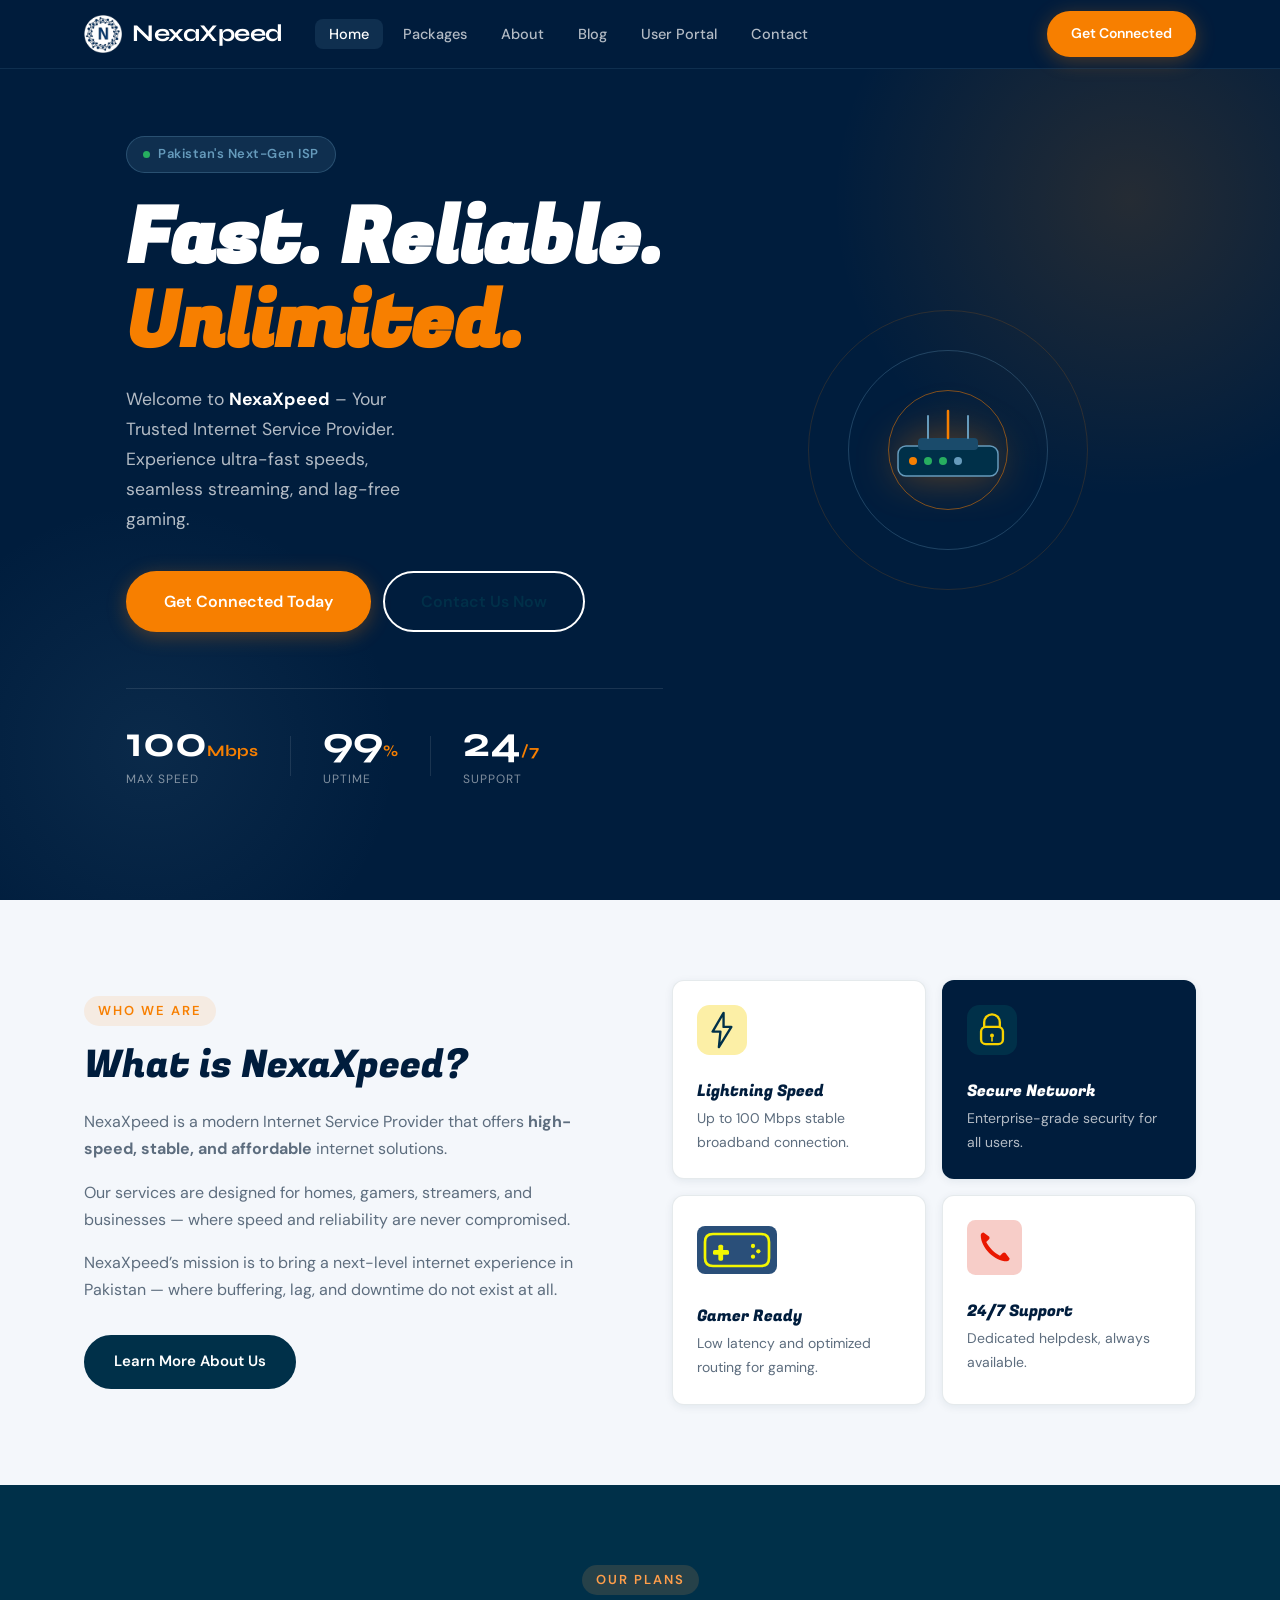
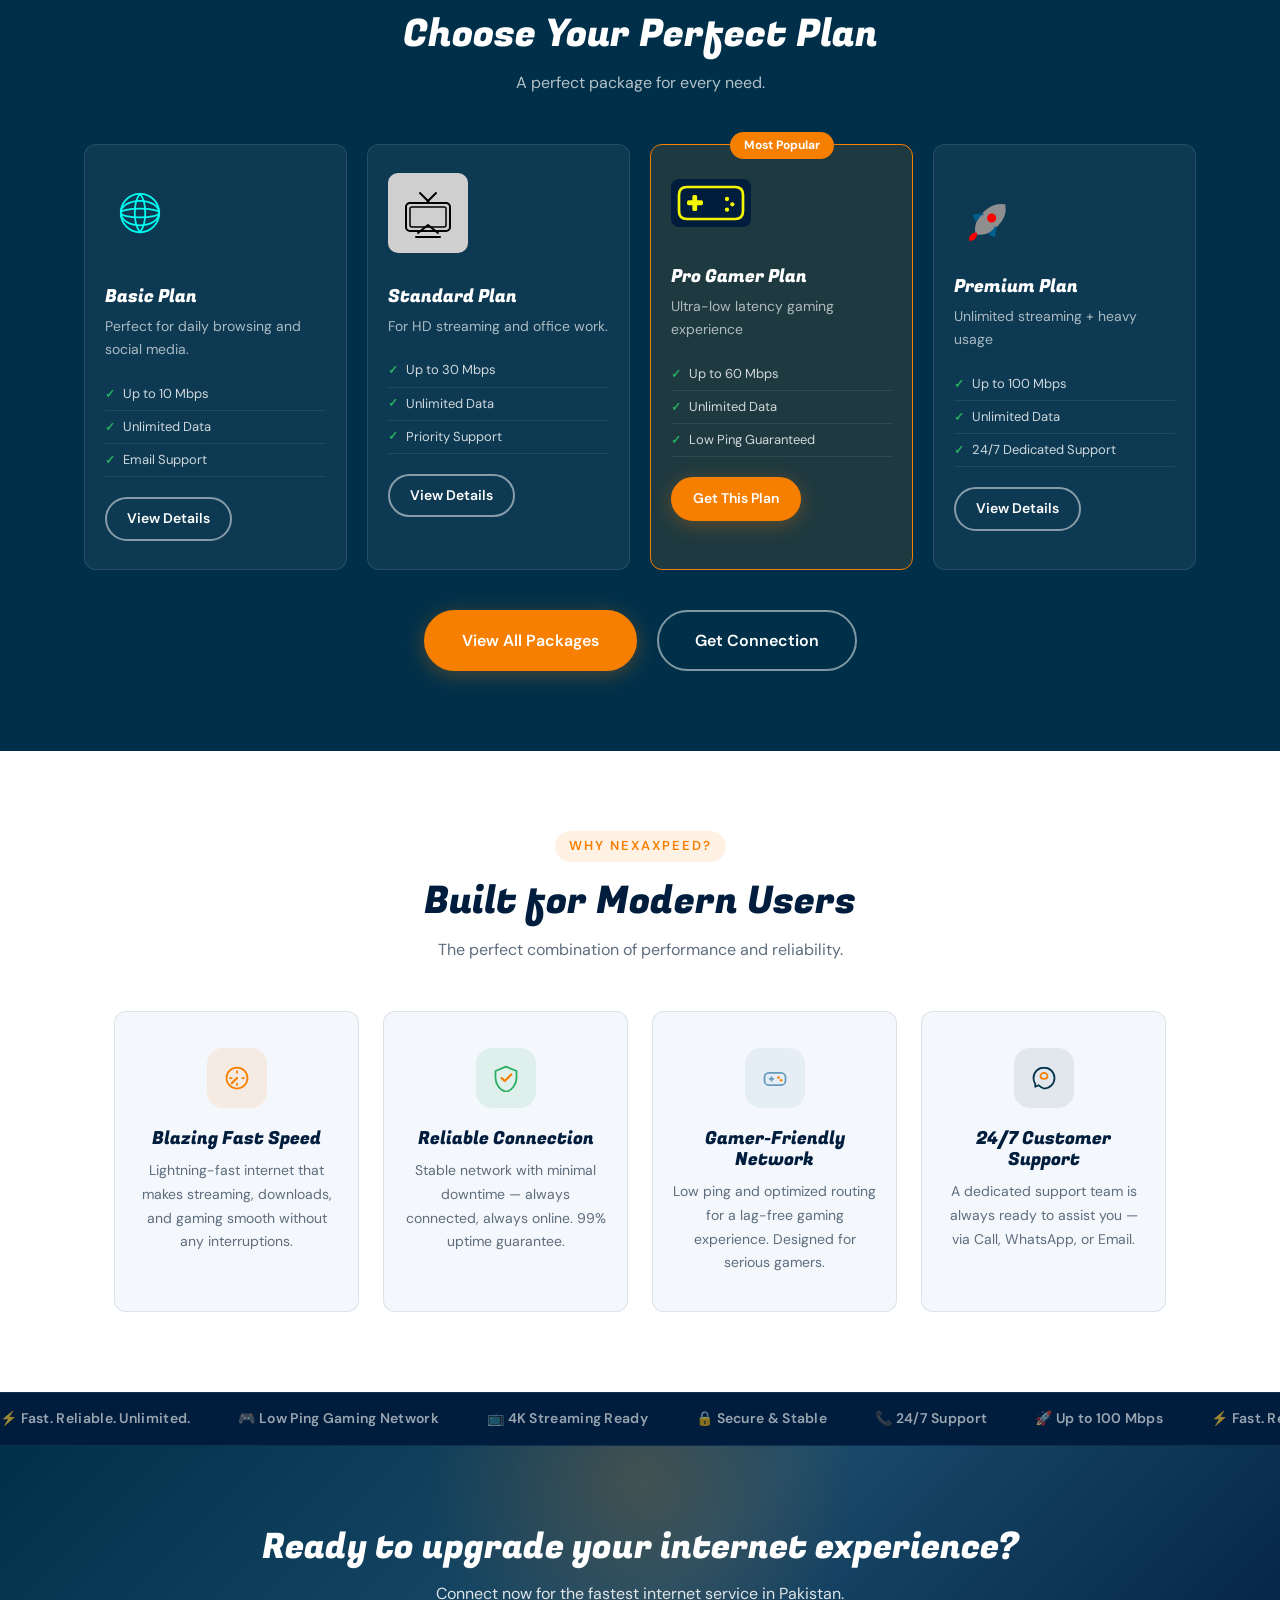
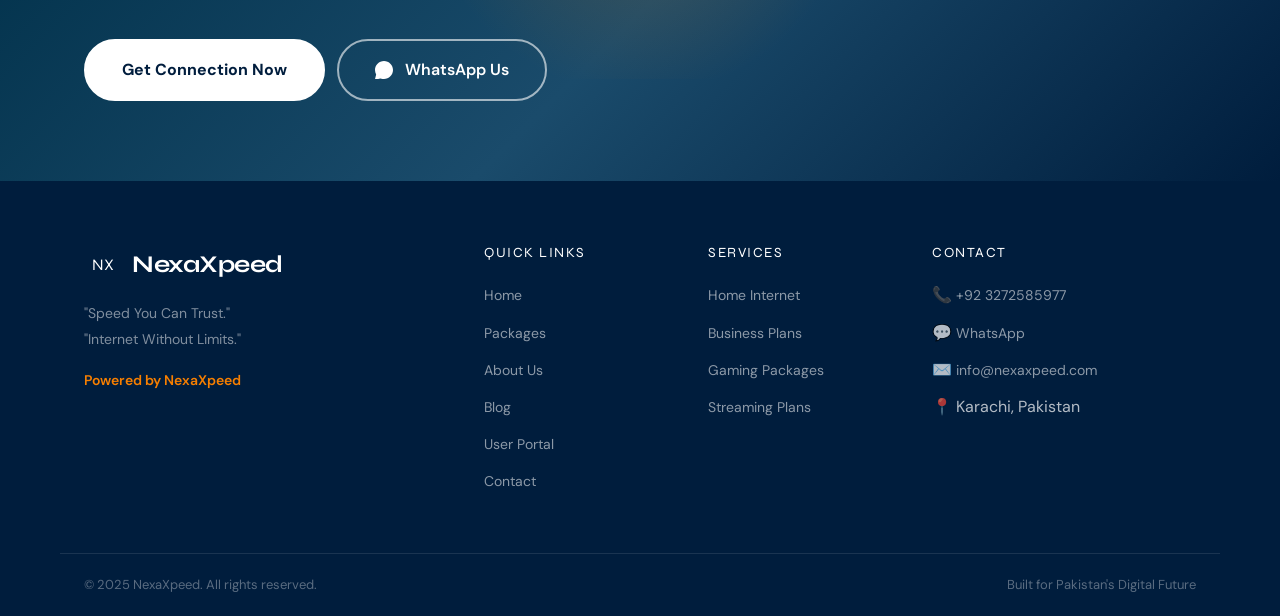
<file: index.html>
<!DOCTYPE html>
<html lang="en">
<head>
<meta charset="UTF-8">
<meta name="viewport" content="width=device-width, initial-scale=1.0">
<title>NexaXpeed – Fast. Reliable. Unlimited.</title>
<link rel="icon" href="favicon2.png">
<link rel="apple-touch-icon" sizes="180x180" href="favicon2.png">
<link rel="stylesheet" href="style.css">
<link href="https://fonts.googleapis.com/css2?family=Syne:wght@400;600;700;800&family=DM+Sans:wght@300;400;500;600&display=swap" rel="stylesheet">
</head>
<body>

<!-- NAVBAR -->
<nav class="navbar" id="navbar">
  <div class="container nav-inner">
    <a href="index.html" class="logo">
      <div class="logo-mark"><img src="favicon2.png" alt=""></div>
      <span class="logo-text">NexaXpeed</span>
    </a>
    <ul class="nav-links" id="navLinks">
      <li><a href="index.html" class="active">Home</a></li>
      <li><a href="packages.html">Packages</a></li>
      <li><a href="about.html">About</a></li>
      <li><a href="blog.html">Blog</a></li>
      <li><a href="portal.html">User Portal</a></li>
      <li><a href="contact.html">Contact</a></li>
    </ul>
    <a href="contact.html" class="btn btn-accent nav-cta">Get Connected</a>
    <button class="hamburger" id="hamburger" aria-label="Menu">
      <span></span><span></span><span></span>
    </button>

  </div>
</nav>

<!-- HERO SECTION -->
<section class="hero">
  <div class="hero-bg-shape"></div>
  <div class="hero-bg-shape2"></div>
  <div class="container hero-content">
    <div class="hero-badge">
      <span class="badge-dot"></span>
      Pakistan's Next-Gen ISP
    </div>
    <h1 class="hero-title">
      Fast. Reliable.<br>
      <span class="accent-text">Unlimited.</span>
    </h1>
    <p class="hero-sub">Welcome to <strong>NexaXpeed</strong> – Your Trusted Internet Service Provider. Experience ultra-fast speeds, seamless streaming, and lag-free gaming.</p>
    <div class="hero-btns">
      <a href="contact.html" class="btn btn-accent btn-lg">Get Connected Today</a>
      <a href="contact.html" class="btn btn-outline btn-lg">Contact Us Now</a>
    </div>
    <div class="hero-stats">
      <div class="stat">
        <span class="stat-num">100<span class="stat-unit">Mbps</span></span>
        <span class="stat-label">Max Speed</span>
      </div>
      <div class="stat-divider"></div>
      <div class="stat">
        <span class="stat-num">99<span class="stat-unit">%</span></span>
        <span class="stat-label">Uptime</span>
      </div>
      <div class="stat-divider"></div>
      <div class="stat">
        <span class="stat-num">24<span class="stat-unit">/7</span></span>
        <span class="stat-label">Support</span>
      </div>
    </div>
  </div>
  <div class="hero-visual">
    <div class="signal-ring ring1"></div>
    <div class="signal-ring ring2"></div>
    <div class="signal-ring ring3"></div>
    <div class="hero-router">
      <svg viewBox="0 0 120 80" fill="none" xmlns="http://www.w3.org/2000/svg">
        <rect x="10" y="40" width="100" height="30" rx="8" fill="#003049" stroke="#669bbc" stroke-width="1.5"/>
        <rect x="30" y="32" width="60" height="12" rx="4" fill="#1a4b6b"/>
        <circle cx="25" cy="55" r="4" fill="#f77f00"/>
        <circle cx="40" cy="55" r="4" fill="#27ae60"/>
        <circle cx="55" cy="55" r="4" fill="#27ae60"/>
        <circle cx="70" cy="55" r="4" fill="#669bbc"/>
        <line x1="40" y1="32" x2="40" y2="10" stroke="#669bbc" stroke-width="2" stroke-linecap="round"/>
        <line x1="60" y1="32" x2="60" y2="5" stroke="#f77f00" stroke-width="2.5" stroke-linecap="round"/>
        <line x1="80" y1="32" x2="80" y2="10" stroke="#669bbc" stroke-width="2" stroke-linecap="round"/>
      </svg>
    </div>
  </div>
</section>

<!-- ISP INTRO -->
<section class="intro-section section-pad">
  <div class="container intro-grid">
    <div class="intro-text">
      <div class="section-label">Who We Are</div>
      <h2>What is NexaXpeed?</h2>
     <p> NexaXpeed is a modern Internet Service Provider that offers<strong> high-speed, stable, and affordable</strong> internet solutions.</p>
     <p>Our services are designed for homes, gamers, streamers, and businesses — where speed and reliability are never compromised.</p>
     <p>NexaXpeed’s mission is to bring a next-level internet experience in Pakistan — where buffering, lag, and downtime do not exist at all.</p> 
      
      <a href="about.html" class="btn btn-primary mt-1">Learn More About Us</a>
    </div>
    <div class="intro-cards">
      <div class="intro-card">
        <div class="icard-icon">
          <svg width="50" height="50" viewBox="0 0 64 64" xmlns="http://www.w3.org/2000/svg"><rect width="64" height="64" rx="16" fill="#f7d20059"/><path d="M34 10L20 34h10l-2 20 16-26H34z"fill="none"stroke="#003049"stroke-width="3"stroke-linejoin="round"/></svg>
        </div>
        <h4>Lightning Speed</h4>
        <p>Up to 100 Mbps stable broadband connection.</p>
      </div>
      <div class="intro-card accent-card">
        <div class="icard-icon">
        <svg width="50" height="50" viewBox="0 0 64 64" xmlns="http://www.w3.org/2000/svg">
        <rect width="64" height="64" rx="16" fill="#003049"/><rect x="18" y="28" width="28" height="22" rx="6"fill="none"stroke="#f7d200"stroke-width="3"/>
        <path d="M22 28v-6a10 10 0 0 1 20 0v6"fill="none"stroke="#f7d200"stroke-width="3"stroke-linecap="round"/><circle cx="32" cy="39" r="2.5" fill="#f7d200"/><path d="M32 42v4"stroke="#f7d200"stroke-width="2"stroke-linecap="round"/></svg>
      </div>
        <h4>Secure Network</h4>
        <p>Enterprise-grade security for all users.</p>
      </div>
      <div class="intro-card">
        <div class="icard-icon">
          <svg width="80" height="60" viewBox="0 0 300 180" xmlns="http://www.w3.org/2000/svg">
            <rect width="300" height="180" fill="#2a4f79" rx="30" ry="30"/>
          <path d="M60,30Q30,30 30,60L30,120Q30,150 60,150L240,150Q270,150 270,120L270,60Q270,30 240,30Z"fill="none"stroke="#f3f700"stroke-width="10"stroke-linecap="round"/>

          <rect x="80" y="70" width="18" height="60" rx="6" fill="#f3f700"/>
          <rect x="60" y="90" width="60" height="18" rx="6" fill="#f3f700"/>

            <!-- Right side buttons (now 3 buttons) -->
            <circle cx="210" cy="75" r="8" fill="#f3f700"/>
            <circle cx="230" cy="95" r="8" fill="#f3f700"/>
            <circle cx="210" cy="115" r="8" fill="#f3f700"/>
          </svg>
        </div>
        <h4>Gamer Ready</h4>
        <p>Low latency and optimized routing for gaming.</p>
      </div>
      <div class="intro-card">
        <div class="icard-icon">
          <svg width="55" height="55" viewBox="0 0 80 80" xmlns="http://www.w3.org/2000/svg">
              <rect width="80" height="80" fill="#e7645552" rx="12"/>
              <path d="M24 18C22 18 20 20 20 22C20 40 40 60 58 60C60 60 62 58 62 56L56 48C55 47 53 47 52 48L48 52C40 48 32 40 28 32L32 28C33 27 33 25 32 24L24 18Z"fill="#e91700"/>
            </svg>
        </div>
        <h4>24/7 Support</h4>
        <p>Dedicated helpdesk, always available.</p>
      </div>
    </div>
  </div>
</section>

<!-- PACKAGES HIGHLIGHT -->
<section class="packages-section section-pad bg-navy">
  <div class="container">
    <div class="section-header center">
      <div class="section-label light">Our Plans</div>
      <h2 class="text-white">Choose Your Perfect Plan</h2>
      <p class="text-muted-light">A perfect package for every need.</p>
    </div>
    <div class="pkg-grid">
      <div class="pkg-card">
        <div class="pkg-icon">
          <svg width="70" height="80" viewBox="0 0 80 80" xmlns="http://www.w3.org/2000/svg">
              <!-- Globe outer circle -->
              <circle cx="40" cy="40" r="22" fill="none" stroke="#00fff2" stroke-width="2"/>

              <!-- Latitude lines -->
              <ellipse cx="40" cy="40" rx="22" ry="5" fill="none" stroke="#00fff2" stroke-width="2"/>
              <ellipse cx="40" cy="40" rx="22" ry="14" fill="none" stroke="#00fff2" stroke-width="2"/>

              <!-- Fully smooth longitude (no pin effect, merged curve) -->
              <path d="M40 18
                      C32 28 32 52 40 62
                      C48 52 48 28 40 18"
                    fill="none" stroke="#00fff2" stroke-width="2"
                    stroke-linecap="round" stroke-linejoin="round"/>
          </svg>

        </div>
        <h3>Basic Plan</h3>
        <p>Perfect for daily browsing and social media.</p>
        <ul class="pkg-features">
          <li>Up to 10 Mbps</li>
          <li>Unlimited Data</li>
          <li>Email Support</li>
        </ul>
        <a href="packages.html" class="btn btn-outline-light btn-sm">View Details</a>
      </div>
      <div class="pkg-card">
        <div class="pkg-icon">
          <svg width="80" height="80" viewBox="0 0 80 80" xmlns="http://www.w3.org/2000/svg">

              <!-- Background -->
              <rect width="80" height="80" fill="rgb(207, 207, 207)" rx="10"/>

              <!-- Antenna -->
              <line x1="32" y1="20" x2="40" y2="28"
                    stroke="#000" stroke-width="2" stroke-linecap="round"/>
              <line x1="48" y1="20" x2="40" y2="28"
                    stroke="#000" stroke-width="2" stroke-linecap="round"/>
              <circle cx="40" cy="28" r="1.5" fill="#000"/>

              <!-- TV body -->
              <rect x="18" y="30" width="44" height="28" rx="4"
                    fill="none" stroke="#000" stroke-width="2"/>

              <!-- Screen inner border -->
              <rect x="22" y="34" width="36" height="20" rx="2"
                    fill="none" stroke="#000" stroke-width="1.5"/>

              <!-- Stand -->
              <path d="M30 60 L40 52 L50 60"
                    fill="none" stroke="#000" stroke-width="2"
                    stroke-linecap="round" stroke-linejoin="round"/>

              <!-- Base -->
              <line x1="28" y1="64" x2="52" y2="64"
                    stroke="#000" stroke-width="2" stroke-linecap="round"/>
          </svg>
        </div>
        <h3>Standard Plan</h3>
        <p>For HD streaming and office work.</p>
        <ul class="pkg-features">
          <li>Up to 30 Mbps</li>
          <li>Unlimited Data</li>
          <li>Priority Support</li>
        </ul>
        <a href="packages.html" class="btn btn-outline-light btn-sm">View Details</a>
      </div>
      <div class="pkg-card pkg-featured">
        <div class="pkg-badge">Most Popular</div>
        <div class="pkg-icon">
          <svg width="80" height="60" viewBox="0 0 300 180" xmlns="http://www.w3.org/2000/svg">
            <rect width="300" height="180" fill="#001d3d" rx="30" ry="30"/>
            <path d="M60,30Q30,30 30,60L30,120Q30,150 60,150L240,150Q270,150 270,120L270,60Q270,30 240,30Z"fill="none"stroke="#f3f700"stroke-width="10"stroke-linecap="round"/>

            <rect x="80" y="60" width="18" height="60" rx="6" fill="#f3f700"/>
            <rect x="60" y="80" width="60" height="18" rx="6" fill="#f3f700"/>

            <!-- Right side buttons (now 3 buttons) -->
            <circle cx="210" cy="75" r="8" fill="#f3f700"/>
            <circle cx="230" cy="95" r="8" fill="#f3f700"/>
            <circle cx="210" cy="115" r="8" fill="#f3f700"/>
          </svg>
        </div>
        <h3>Pro Gamer Plan</h3>
        <p>Ultra-low latency gaming experience</p>
        <ul class="pkg-features">
          <li>Up to 60 Mbps</li>
          <li>Unlimited Data</li>
          <li>Low Ping Guaranteed</li>
        </ul>
        <a href="packages.html" class="btn btn-accent btn-sm">Get This Plan</a>
      </div>
      <div class="pkg-card">
        <div class="pkg-icon">
          <svg width="100" height="70" viewBox="0 0 110 55" xmlns="http://www.w3.org/2000/svg">

                      <!-- Rocket facing right (cross style) -->
                      <g transform="rotate(45 40 40)">

                        <!-- Rocket body -->
                        <path d="M40 18
                                C34 22 30 30 30 40
                                C30 50 34 58 40 62
                                C46 58 50 50 50 40
                                C50 30 46 22 40 18Z"
                              fill="rgb(143, 143, 143)" stroke="rgb(143, 143, 143)" stroke-width="2"
                              stroke-linecap="round" stroke-linejoin="round"/>

                        <!-- Window -->
                        <circle cx="40" cy="38" r="4"
                              fill="rgb(255, 0, 0)" stroke="rgb(255, 0, 0)" stroke-width="2"/>

                        <!-- Wings -->
                        <path d="M30 42 L24 50 L30 52"
                              fill="rgb(0, 95, 143)" stroke="rgb(0, 95, 143)" stroke-width="2"
                              stroke-linecap="round" stroke-linejoin="round"/>

                        <path d="M50 42 L56 50 L50 52"
                              fill="rgb(0, 95, 143)" stroke="rgb(0, 95, 143)" stroke-width="2"
                              stroke-linecap="round" stroke-linejoin="round"/>

                        <!-- Flame -->
                        <path d="M40 62
                                C36 66 38 70 40 72
                                C42 70 44 66 40 62Z"
                              fill="rgb(255, 0, 0)" stroke="rgb(255, 0, 0)" stroke-width="2"
                              stroke-linecap="round" stroke-linejoin="round"/>

                      </g>

          </svg>
        </div>
        <h3>Premium Plan</h3>
        <p>Unlimited streaming + heavy usage</p>
        <ul class="pkg-features">
          <li>Up to 100 Mbps</li>
          <li>Unlimited Data</li>
          <li>24/7 Dedicated Support</li>
        </ul>
        <a href="packages.html" class="btn btn-outline-light btn-sm">View Details</a>
      </div>
    </div>
    <div class="center mt-2">
      <a href="packages.html" class="btn btn-accent btn-lg">View All Packages</a>
      <a href="contact.html" class="btn btn-outline-light btn-lg ml-1">Get Connection</a>
    </div>
  </div>
</section>

<!-- FEATURES -->
<section class="features-section section-pad">
  <div class="container">
    <div class="section-header center">
      <div class="section-label">Why NexaXpeed?</div>
      <h2>Built for Modern Users</h2>
      <p class="text-secondary">The perfect combination of performance and reliability.</p>
    </div>
    <div class="features-grid">
      <div class="feature-item">
        <div class="feature-icon-wrap speed">
          <svg viewBox="0 0 32 32" fill="none"><path d="M16 4C9.37 4 4 9.37 4 16s5.37 12 12 12 12-5.37 12-12S22.63 4 16 4z" stroke="currentColor" stroke-width="2"/><path d="M16 16L10 22" stroke="#f77f00" stroke-width="2.5" stroke-linecap="round"/><path d="M16 8v2M24 16h-2M16 24v-2M8 16H10" stroke="currentColor" stroke-width="2" stroke-linecap="round"/></svg>
        </div>
        <h4>Blazing Fast Speed</h4>
        <p>Lightning-fast internet that makes streaming, downloads, and gaming smooth without any interruptions.</p>
      </div>
      <div class="feature-item">
        <div class="feature-icon-wrap reliable">
          <svg viewBox="0 0 32 32" fill="none"><path d="M16 3L4 8v8c0 7.18 5.15 13.9 12 15.93C22.85 29.9 28 23.18 28 16V8L16 3z" stroke="currentColor" stroke-width="2" stroke-linejoin="round"/><path d="M11 16l3.5 3.5L22 12" stroke="#f77f00" stroke-width="2.5" stroke-linecap="round" stroke-linejoin="round"/></svg>
        </div>
        <h4>Reliable Connection</h4>
        <p>Stable network with minimal downtime — always connected, always online. 99% uptime guarantee.</p>
      </div>
      <div class="feature-item">
        <div class="feature-icon-wrap gaming">
          <svg viewBox="0 0 32 32" fill="none"><rect x="4" y="10" width="24" height="14" rx="5" stroke="currentColor" stroke-width="2"/><line x1="10" y1="17" x2="14" y2="17" stroke="currentColor" stroke-width="2" stroke-linecap="round"/><line x1="12" y1="15" x2="12" y2="19" stroke="currentColor" stroke-width="2" stroke-linecap="round"/><circle cx="20" cy="15.5" r="1.5" fill="#f77f00"/><circle cx="23" cy="18.5" r="1.5" fill="#f77f00"/></svg>
        </div>
        <h4>Gamer-Friendly Network</h4>
        <p>Low ping and optimized routing for a lag-free gaming experience. Designed for serious gamers.
</p>
      </div>
      <div class="feature-item">
        <div class="feature-icon-wrap support">
          <svg viewBox="0 0 32 32" fill="none"><path d="M16 4C9.37 4 4 9.37 4 16c0 2.5.73 4.82 2 6.77V26l4-1.73A11.93 11.93 0 0016 28c6.63 0 12-5.37 12-12S22.63 4 16 4z" stroke="currentColor" stroke-width="2" stroke-linejoin="round"/><path d="M12 14a4 4 0 018 0c0 4-8 4-8 0" stroke="#f77f00" stroke-width="2" stroke-linecap="round"/></svg>
        </div>
        <h4>24/7 Customer Support</h4>
        <p>A dedicated support team is always ready to assist you — via Call, WhatsApp, or Email.
</p>
      </div>
    </div>
  </div>
</section>

<!-- SPEED TICKER -->
<div class="speed-ticker">
  <div class="ticker-inner">
    <span>⚡ Fast. Reliable. Unlimited.</span>
    <span>🎮 Low Ping Gaming Network</span>
    <span>📺 4K Streaming Ready</span>
    <span>🔒 Secure & Stable</span>
    <span>📞 24/7 Support</span>
    <span>🚀 Up to 100 Mbps</span>
    <span>⚡ Fast. Reliable. Unlimited.</span>
    <span>🎮 Low Ping Gaming Network</span>
    <span>📺 4K Streaming Ready</span>
    <span>🔒 Secure & Stable</span>
    <span>📞 24/7 Support</span>
    <span>🚀 Up to 100 Mbps</span>
  </div>
</div>

<!-- CTA -->
<section class="cta-section section-pad bg-accent-gradient">
  <div class="container center">
    <h2 class="text-white">Ready to upgrade your internet experience?</h2>
    <p class="text-white opacity-8">Connect now for the fastest internet service in Pakistan.
</p>
    <div class="hero-btns mt-2">
      <a href="contact.html" class="btn btn-white btn-lg">Get Connection Now</a>
      <a href="https://wa.me/923000000000" target="_blank" class="btn btn-outline-white btn-lg">
        <svg viewBox="0 0 24 24" fill="currentColor" style="width:18px;height:18px;display:inline;margin-right:6px"><path d="M17.472 14.382c-.297-.149-1.758-.867-2.03-.967-.273-.099-.471-.148-.67.15-.197.297-.767.966-.94 1.164-.173.199-.347.223-.644.075-.297-.15-1.255-.463-2.39-1.475-.883-.788-1.48-1.761-1.653-2.059-.173-.297-.018-.458.13-.606.134-.133.298-.347.446-.52.149-.174.198-.298.298-.497.099-.198.05-.371-.025-.52-.075-.149-.669-1.612-.916-2.207-.242-.579-.487-.5-.669-.51-.173-.008-.371-.01-.57-.01-.198 0-.52.074-.792.372-.272.297-1.04 1.016-1.04 2.479 0 1.462 1.065 2.875 1.213 3.074.149.198 2.096 3.2 5.077 4.487.709.306 1.262.489 1.694.625.712.227 1.36.195 1.871.118.571-.085 1.758-.719 2.006-1.413.248-.694.248-1.289.173-1.413-.074-.124-.272-.198-.57-.347z"/><path d="M12 0C5.373 0 0 5.373 0 12c0 2.126.554 4.122 1.526 5.86L.057 23.857a.75.75 0 00.917.917l6.003-1.47A11.945 11.945 0 0012 24c6.627 0 12-5.373 12-12S18.627 0 12 0z"/></svg>
        WhatsApp Us
      </a>
    </div>
  </div>
</section>

<!-- FOOTER -->
<footer class="footer">
  <div class="container footer-grid">
    <div class="footer-brand">
      <a href="index.html" class="logo">
        <div class="logo-mark">NX</div>
        <span class="logo-text">NexaXpeed</span>
      </a>
      <p>"Speed You Can Trust."<br>"Internet Without Limits."</p>
      <p class="footer-tagline">Powered by NexaXpeed</p>
    </div>
    <div class="footer-col">
      <h5>Quick Links</h5>
      <ul>
        <li><a href="index.html">Home</a></li>
        <li><a href="packages.html">Packages</a></li>
        <li><a href="about.html">About Us</a></li>
        <li><a href="blog.html">Blog</a></li>
        <li><a href="portal.html">User Portal</a></li>
        <li><a href="contact.html">Contact</a></li>
      </ul>
    </div>
    <div class="footer-col">
      <h5>Services</h5>
      <ul>
        <li><a href="packages.html">Home Internet</a></li>
        <li><a href="packages.html">Business Plans</a></li>
        <li><a href="packages.html">Gaming Packages</a></li>
        <li><a href="packages.html">Streaming Plans</a></li>
      </ul>
    </div>
    <div class="footer-col">
      <h5>Contact</h5>
      <ul>
        <li>📞 <a href="tel:+92 3272585977">+92 3272585977</a></li>
        <li>💬 <a href="https://wa.me/+92 3272585977">WhatsApp</a></li>
        <li>✉️ <a href="mailto:info@nexaxpeed.com">info@nexaxpeed.com</a></li>
        <li>📍 Karachi, Pakistan</li>
      </ul>
    </div>
  </div>
  <div class="footer-bottom">
    <div class="container footer-bottom-inner">
      <p>&copy; 2025 NexaXpeed. All rights reserved.</p>
      <p>Built for Pakistan's Digital Future</p>
    </div>
  </div>
</footer>

<script src="main.js"></script>
</body>
</html>
</file>
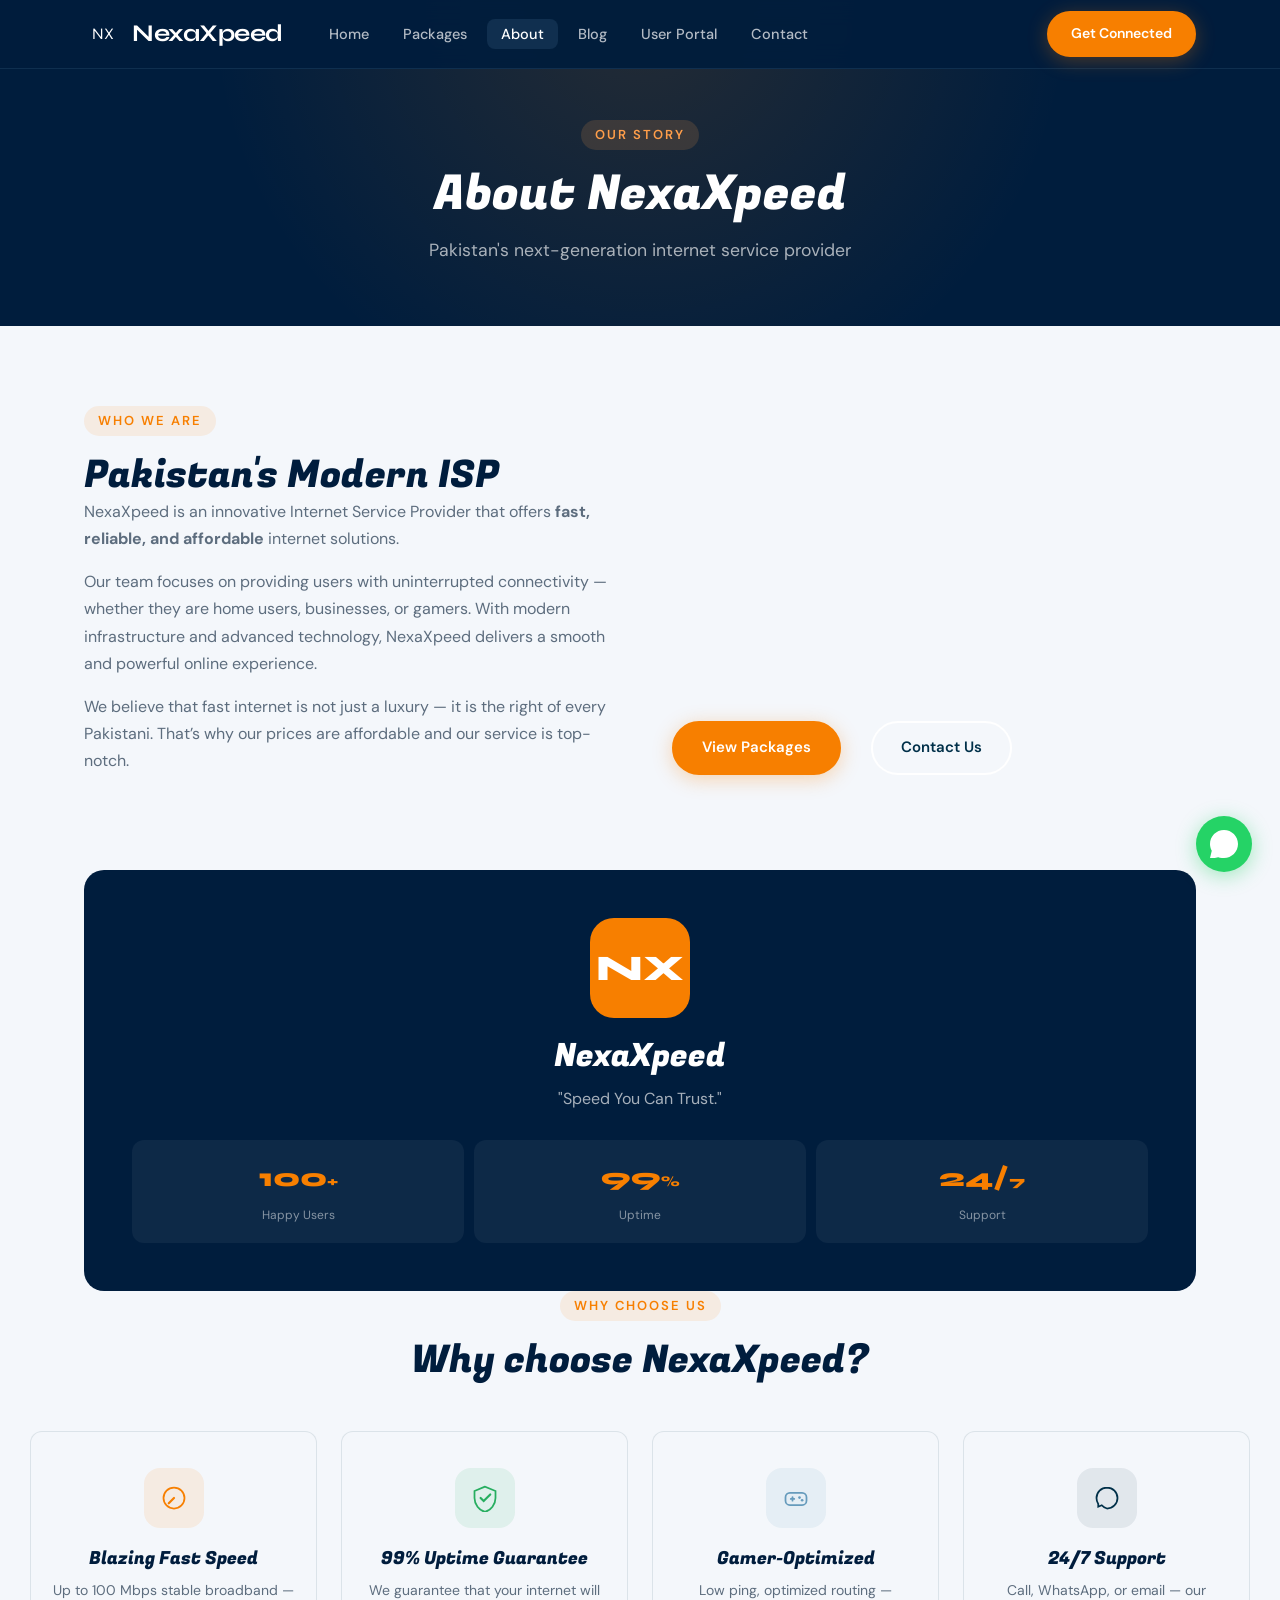
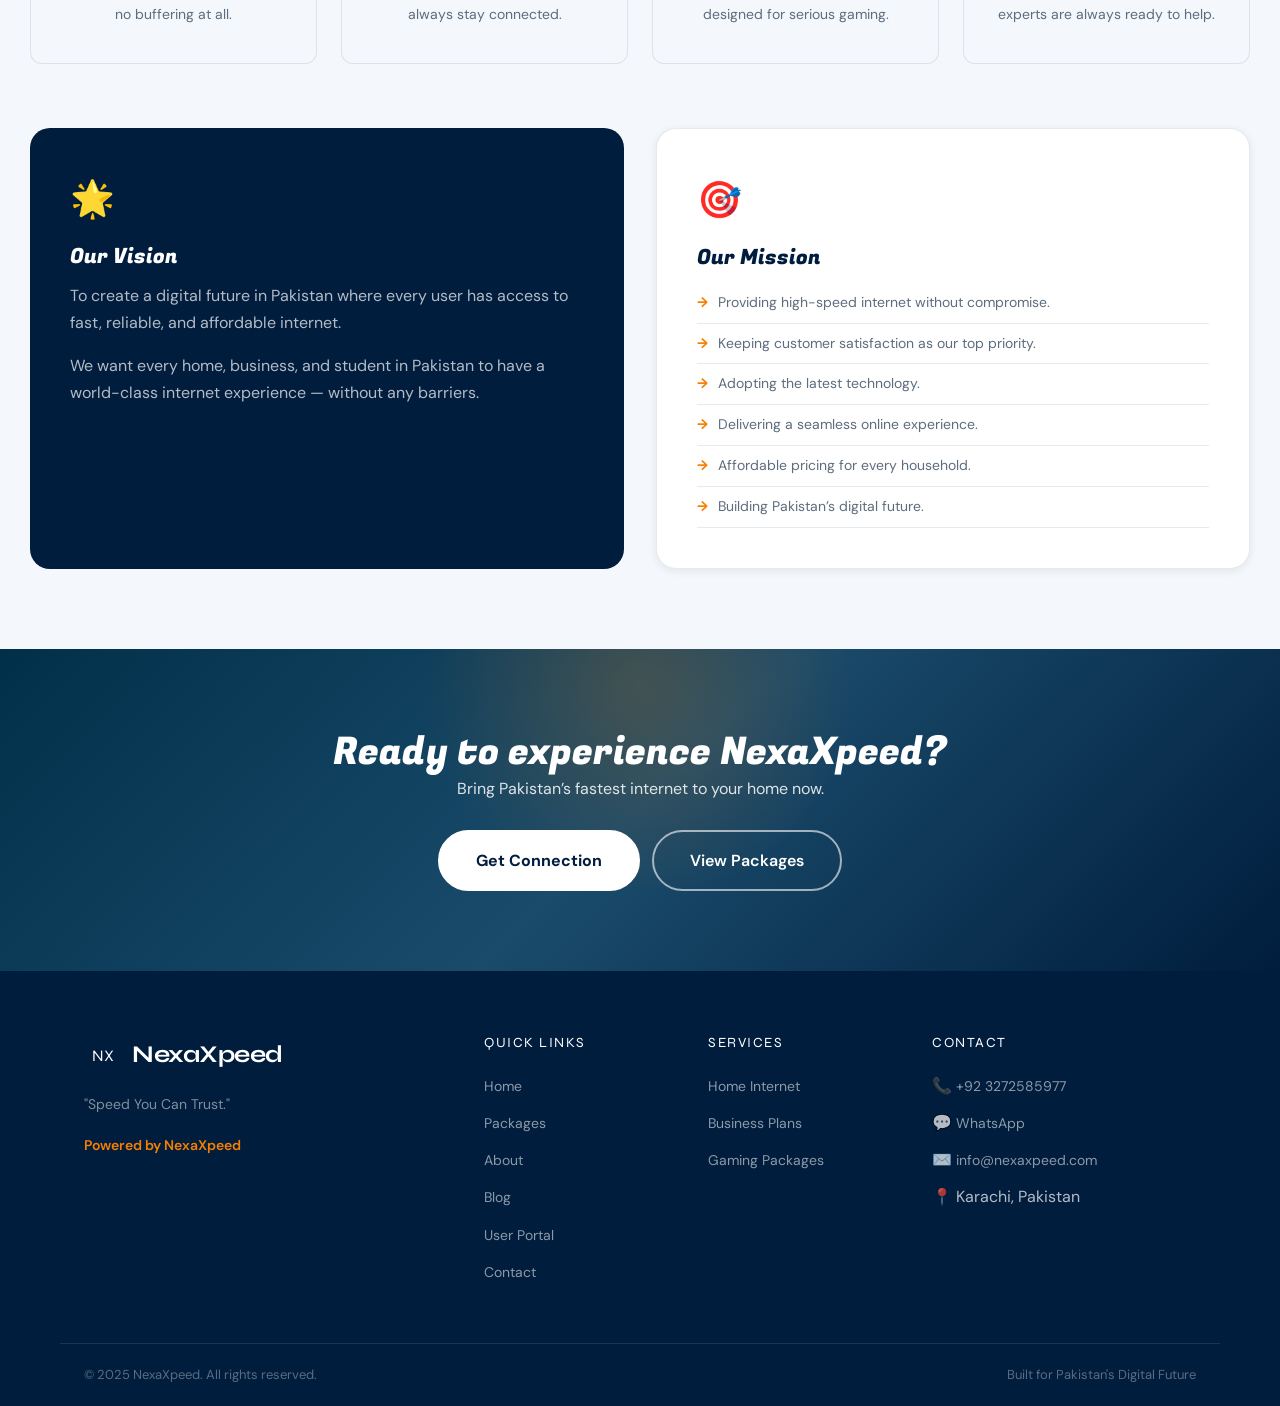
<file: about.html>
<!DOCTYPE html>
<html lang="en">
<head>
<meta charset="UTF-8">
<meta name="viewport" content="width=device-width, initial-scale=1.0">
<title>About Us – NexaXpeed ISP</title>
<link rel="stylesheet" href="style.css">
<link href="https://fonts.googleapis.com/css2?family=Syne:wght@400;600;700;800&family=DM+Sans:wght@300;400;500;600&display=swap" rel="stylesheet">
</head>
<body>

<nav class="navbar" id="navbar">
  <div class="container nav-inner">
    <a href="index.html" class="logo"><div class="logo-mark">NX</div><span class="logo-text">NexaXpeed</span></a>
    <ul class="nav-links" id="navLinks">
      <li><a href="index.html">Home</a></li>
      <li><a href="packages.html">Packages</a></li>
      <li><a href="about.html" class="active">About</a></li>
      <li><a href="blog.html">Blog</a></li>
      <li><a href="portal.html">User Portal</a></li>
      <li><a href="contact.html">Contact</a></li>
    </ul>
    <a href="contact.html" class="btn btn-accent nav-cta">Get Connected</a>
    <button class="hamburger" id="hamburger"><span></span><span></span><span></span></button>
  </div>
</nav>

<section class="page-banner">
  <div class="container">
    <div class="section-label light">Our Story</div>
    <h1>About NexaXpeed</h1>
    <p>Pakistan's next-generation internet service provider</p>
  </div>
</section>

<section class="about-section">
  <div class="container">

    <div class="about-intro-grid">
      <div>
       <div class="section-label">Who We Are</div>
        <h2>Pakistan's Modern ISP</h2>      
       <p>NexaXpeed is an innovative Internet Service Provider that offers <strong>fast, reliable, and affordable</strong> internet solutions.</p> 
       <p>Our team focuses on providing users with uninterrupted connectivity — whether they are home users, businesses, or gamers. With modern infrastructure and advanced technology, NexaXpeed delivers a smooth and powerful online experience.</p>
       <p> We believe that fast internet is not just a luxury — it is the right of every Pakistani. That’s why our prices are affordable and our service is top-notch.</p>
       </div>
<div class="about-cta-btns">
          <a href="packages.html" class="btn btn-accent">View Packages</a>
          <a href="contact.html" class="btn btn-outline">Contact Us</a>
        </div>
      </div>
      <div class="about-visual">
        <div class="about-logo-big">NX</div>
        <h3>NexaXpeed</h3>
        <p>"Speed You Can Trust."</p>
        <div class="about-stats">
          <div class="a-stat">
            <span class="a-stat-num">100<small style="font-size:.9rem">+</small></span>
            <span class="a-stat-label">Happy Users</span>
          </div>
          <div class="a-stat">
            <span class="a-stat-num">99<small style="font-size:.9rem">%</small></span>
            <span class="a-stat-label">Uptime</span>
          </div>
          <div class="a-stat">
            <span class="a-stat-num">24/<small style="font-size:.9rem">7</small></span>
            <span class="a-stat-label">Support</span>
          </div>
        </div>
      </div>
    </div>

    <!-- WHY US -->
    <div class="section-header center">
      <div class="section-label">Why Choose Us</div>
      <h2>Why choose NexaXpeed?</h2>
    </div>
    <div class="features-grid" style="margin-bottom:64px;">
      <div class="feature-item">
        <div class="feature-icon-wrap speed">
          <svg viewBox="0 0 32 32" fill="none"><path d="M16 4C9.37 4 4 9.37 4 16s5.37 12 12 12 12-5.37 12-12S22.63 4 16 4z" stroke="currentColor" stroke-width="2"/><path d="M16 16L10 22" stroke="#f77f00" stroke-width="2.5" stroke-linecap="round"/></svg>
        </div>
        <h4>Blazing Fast Speed</h4>
        <p>Up to 100 Mbps stable broadband — no buffering at all.</p>
      </div>
      <div class="feature-item">
        <div class="feature-icon-wrap reliable">
          <svg viewBox="0 0 32 32" fill="none"><path d="M16 3L4 8v8c0 7.18 5.15 13.9 12 15.93C22.85 29.9 28 23.18 28 16V8L16 3z" stroke="currentColor" stroke-width="2"/><path d="M11 16l3.5 3.5L22 12" stroke="#27ae60" stroke-width="2.5" stroke-linecap="round"/></svg>
        </div>
        <h4>99% Uptime Guarantee</h4>
        <p>We guarantee that your internet will always stay connected.</p>
      </div>
      <div class="feature-item">
        <div class="feature-icon-wrap gaming">
          <svg viewBox="0 0 32 32" fill="none"><rect x="4" y="10" width="24" height="14" rx="5" stroke="currentColor" stroke-width="2"/><line x1="10" y1="17" x2="14" y2="17" stroke="currentColor" stroke-width="2" stroke-linecap="round"/><line x1="12" y1="15" x2="12" y2="19" stroke="currentColor" stroke-width="2" stroke-linecap="round"/><circle cx="20" cy="15.5" r="1.5" fill="#669bbc"/><circle cx="23" cy="18.5" r="1.5" fill="#669bbc"/></svg>
        </div>
        <h4>Gamer-Optimized</h4>
        <p>Low ping, optimized routing — designed for serious gaming.</p>
      </div>
      <div class="feature-item">
        <div class="feature-icon-wrap support">
          <svg viewBox="0 0 32 32" fill="none"><path d="M16 4C9.37 4 4 9.37 4 16c0 2.5.73 4.82 2 6.77V26l4-1.73A11.93 11.93 0 0016 28c6.63 0 12-5.37 12-12S22.63 4 16 4z" stroke="currentColor" stroke-width="2"/></svg>
        </div>
        <h4>24/7 Support</h4>
        <p>Call, WhatsApp, or email — our experts are always ready to help.</p>
      </div>
    </div>

    <!-- VISION MISSION -->
    <div class="vm-grid">
      <div class="vm-card vision">
        <div class="vm-icon">🌟</div>
        <h3>Our Vision</h3>
        <p>To create a digital future in Pakistan where every user has access to fast, reliable, and affordable internet.</p>
        <p>We want every home, business, and student in Pakistan to have a world-class internet experience — without any barriers.</p>
      </div>
      <div class="vm-card mission">
        <div class="vm-icon">🎯</div>
        <h3>Our Mission</h3>
        <ul class="mission-list">
          <li>Providing high-speed internet without compromise.</li>
          <li>Keeping customer satisfaction as our top priority.</li>
          <li>Adopting the latest technology.</li>
          <li>Delivering a seamless online experience.</li>
          <li>Affordable pricing for every household.</li>
          <li>Building Pakistan’s digital future.</li>
        </ul>
      </div>
    </div>

  </div>
</section>

<section class="bg-accent-gradient section-pad" style="text-align:center;">
  <div class="container" style="position:relative;z-index:1;">
    <h2 class="text-white">Ready to experience NexaXpeed?</h2>
    <p class="text-white opacity-8">Bring Pakistan’s fastest internet to your home now.</p>
    <div style="display:flex;gap:12px;justify-content:center;margin-top:28px;flex-wrap:wrap;">
      <a href="contact.html" class="btn btn-white btn-lg">Get Connection</a>
      <a href="packages.html" class="btn btn-outline-white btn-lg">View Packages</a>
    </div>
  </div>
</section>

<footer class="footer">
  <div class="container footer-grid">
    <div class="footer-brand"><a href="index.html" class="logo"><div class="logo-mark">NX</div><span class="logo-text">NexaXpeed</span></a><p>"Speed You Can Trust."</p><p class="footer-tagline">Powered by NexaXpeed</p></div>
    <div class="footer-col"><h5>Quick Links</h5><ul><li><a href="index.html">Home</a></li><li><a href="packages.html">Packages</a></li><li><a href="about.html">About</a></li><li><a href="blog.html">Blog</a></li><li><a href="portal.html">User Portal</a></li><li><a href="contact.html">Contact</a></li></ul></div>
    <div class="footer-col"><h5>Services</h5><ul><li><a href="#">Home Internet</a></li><li><a href="#">Business Plans</a></li><li><a href="#">Gaming Packages</a></li></ul></div>
    <div class="footer-col"><h5>Contact</h5><ul><li>📞 <a href="tel:+92 3272585977">+92 3272585977</a></li><li>💬 <a href="https://wa.me/+92 3272585977">WhatsApp</a></li><li>✉️ <a href="mailto:info@nexaxpeed.com">info@nexaxpeed.com</a></li><li>📍 Karachi, Pakistan</li></ul></div>
  </div>
  <div class="footer-bottom"><div class="container footer-bottom-inner"><p>&copy; 2025 NexaXpeed. All rights reserved.</p><p>Built for Pakistan's Digital Future</p></div></div>
</footer>

<a href="https://wa.me/+92 3272585977" class="wa-fab" target="_blank">
  <svg viewBox="0 0 24 24"><path d="M17.472 14.382c-.297-.149-1.758-.867-2.03-.967-.273-.099-.471-.148-.67.15-.197.297-.767.966-.94 1.164-.173.199-.347.223-.644.075-.297-.15-1.255-.463-2.39-1.475-.883-.788-1.48-1.761-1.653-2.059-.173-.297-.018-.458.13-.606.134-.133.298-.347.446-.52.149-.174.198-.298.298-.497.099-.198.05-.371-.025-.52-.075-.149-.669-1.612-.916-2.207-.242-.579-.487-.5-.669-.51-.173-.008-.371-.01-.57-.01-.198 0-.52.074-.792.372-.272.297-1.04 1.016-1.04 2.479 0 1.462 1.065 2.875 1.213 3.074.149.198 2.096 3.2 5.077 4.487.709.306 1.262.489 1.694.625.712.227 1.36.195 1.871.118.571-.085 1.758-.719 2.006-1.413.248-.694.248-1.289.173-1.413-.074-.124-.272-.198-.57-.347z"/><path d="M12 0C5.373 0 0 5.373 0 12c0 2.126.554 4.122 1.526 5.86L.057 23.857a.75.75 0 00.917.917l6.003-1.47A11.945 11.945 0 0012 24c6.627 0 12-5.373 12-12S18.627 0 12 0z"/></svg>
</a>
<script src="main.js"></script>
</body>
</html>
</file>
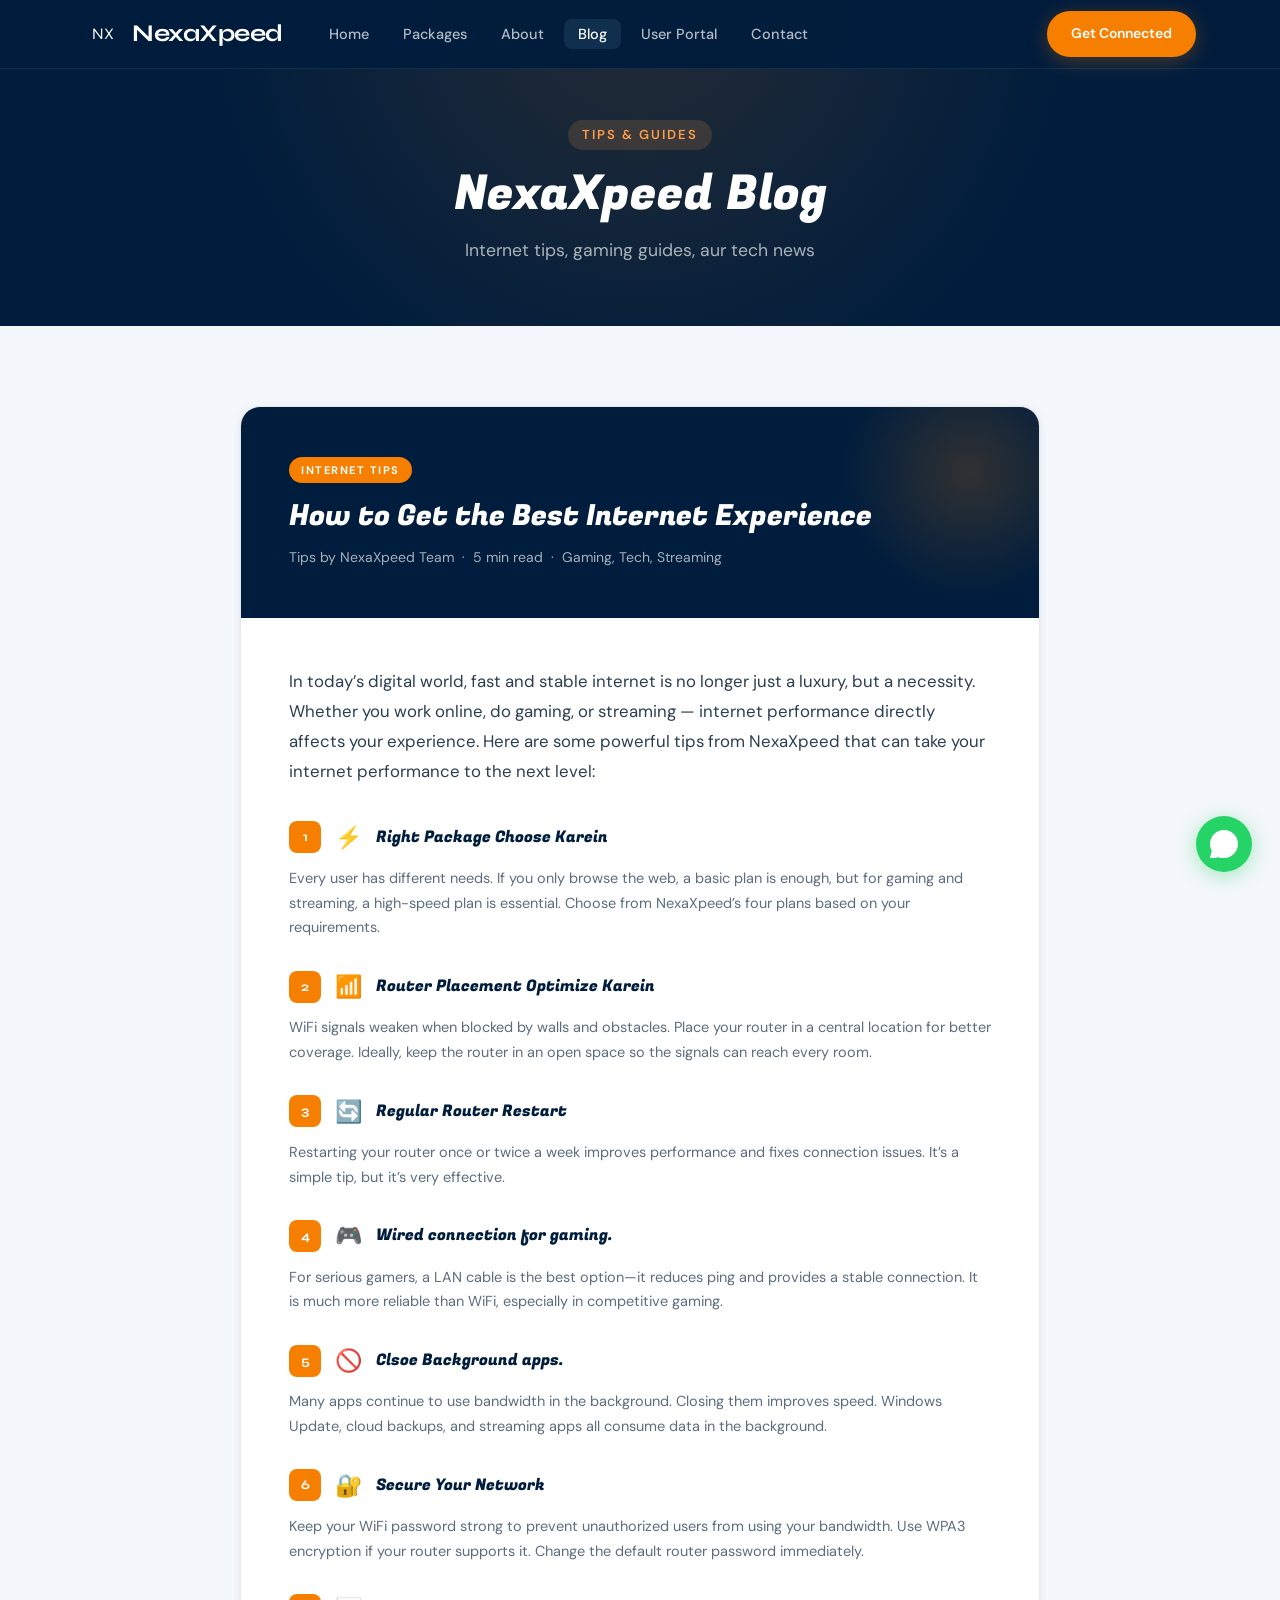
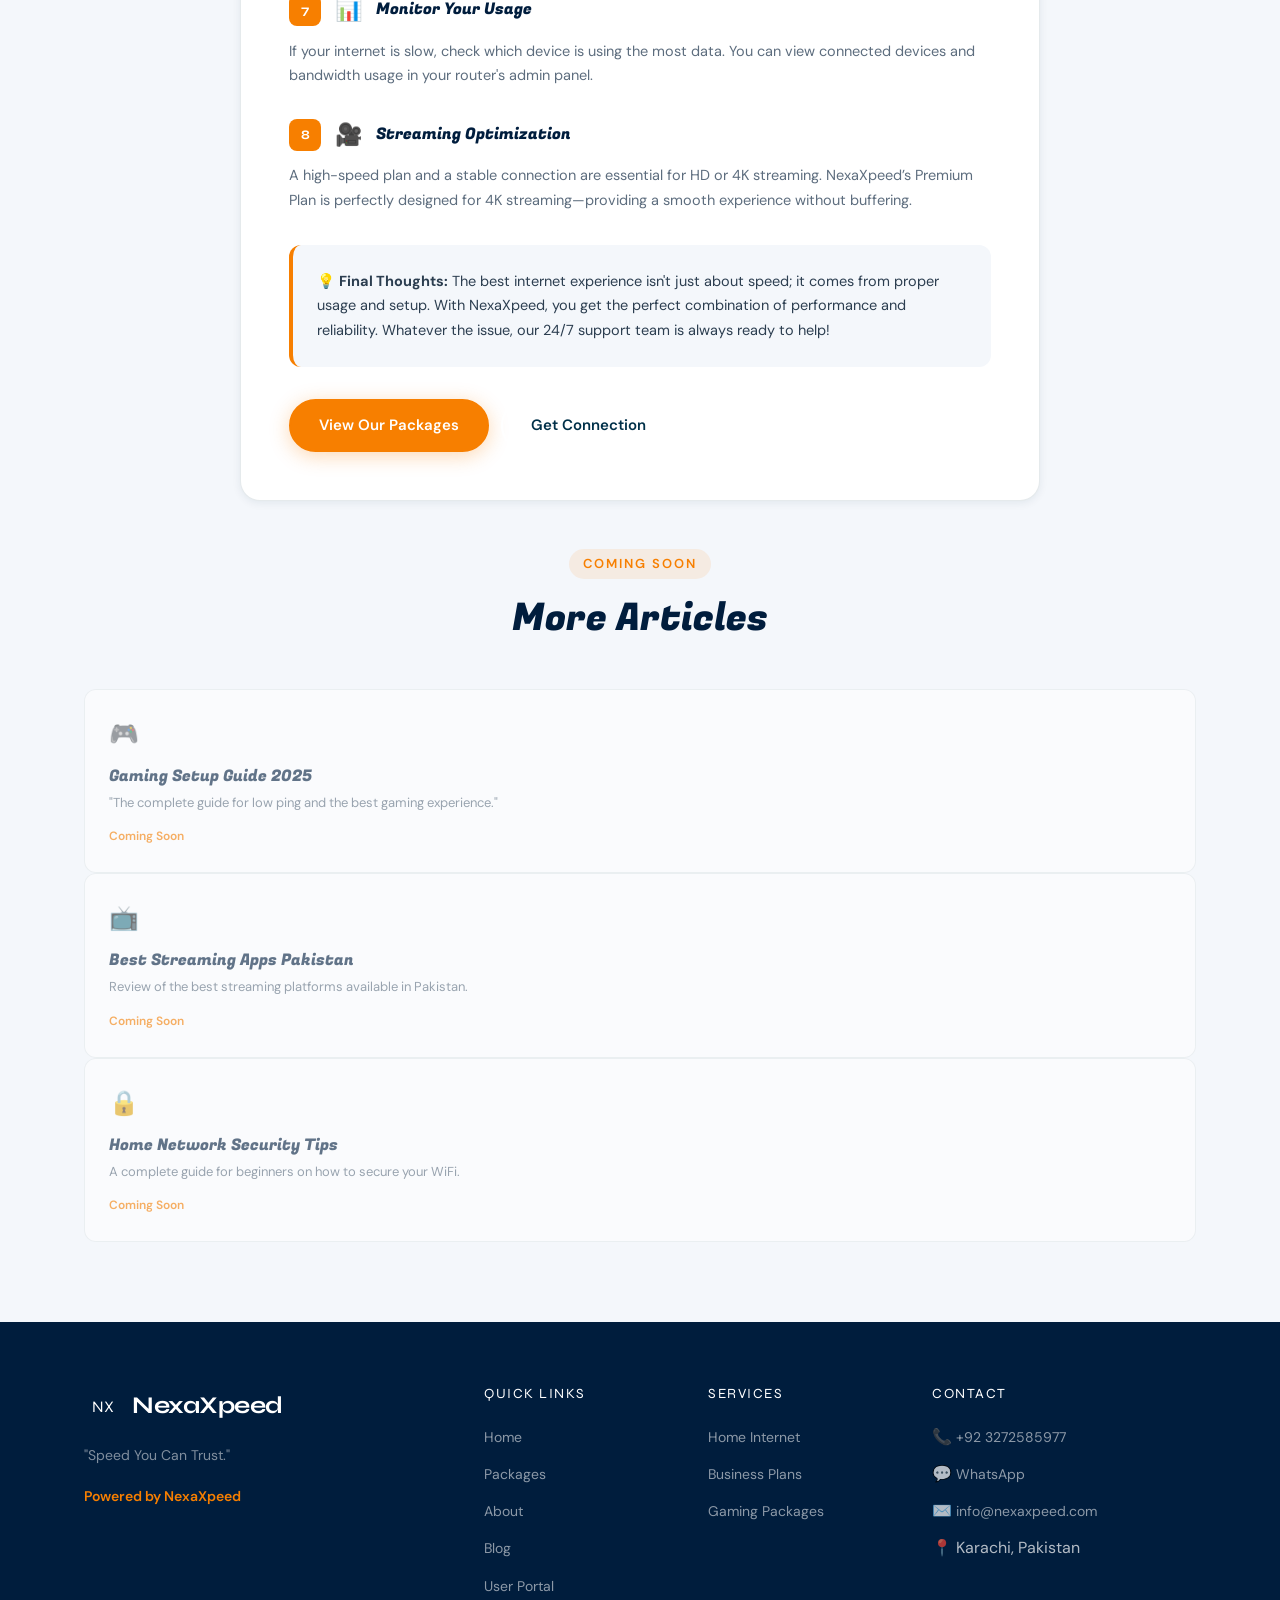
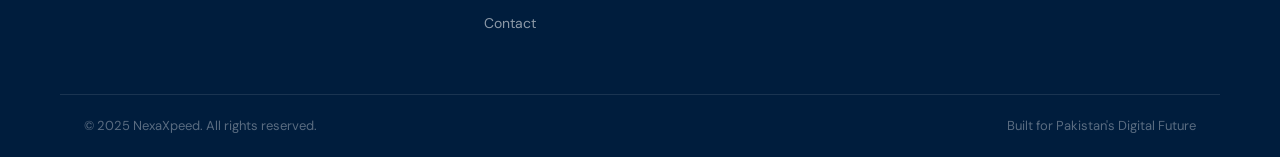
<file: blog.html>
<!DOCTYPE html>
<html lang="en">
<head>
<meta charset="UTF-8">
<meta name="viewport" content="width=device-width, initial-scale=1.0">
<title>Blog – NexaXpeed ISP</title>
<link rel="stylesheet" href="style.css">
<link href="https://fonts.googleapis.com/css2?family=Syne:wght@400;600;700;800&family=DM+Sans:wght@300;400;500;600&display=swap" rel="stylesheet">
</head>
<body>

<nav class="navbar" id="navbar">
  <div class="container nav-inner">
    <a href="index.html" class="logo"><div class="logo-mark">NX</div><span class="logo-text">NexaXpeed</span></a>
    <ul class="nav-links" id="navLinks">
      <li><a href="index.html">Home</a></li>
      <li><a href="packages.html">Packages</a></li>
      <li><a href="about.html">About</a></li>
      <li><a href="blog.html" class="active">Blog</a></li>
      <li><a href="portal.html">User Portal</a></li>
      <li><a href="contact.html">Contact</a></li>
    </ul>
    <a href="contact.html" class="btn btn-accent nav-cta">Get Connected</a>
    <button class="hamburger" id="hamburger"><span></span><span></span><span></span></button>
  </div>
</nav>

<section class="page-banner">
  <div class="container">
    <div class="section-label light">Tips & Guides</div>
    <h1>NexaXpeed Blog</h1>
    <p>Internet tips, gaming guides, aur tech news</p>
  </div>
</section>

<section class="blog-section">
  <div class="container">

    <div class="blog-article">
      <div class="article-header">
        <span class="article-category">Internet Tips</span>
        <h2>How to Get the Best Internet Experience</h2>
        <p>Tips by NexaXpeed Team &nbsp;·&nbsp; 5 min read &nbsp;·&nbsp; Gaming, Tech, Streaming</p>
      </div>

      <div class="article-body">
        <p class="article-intro">In today’s digital world, fast and stable internet is no longer just a luxury, but a necessity. Whether you work online, do gaming, or streaming — internet performance directly affects your experience. Here are some powerful tips from NexaXpeed that can take your internet performance to the next level:</p>

        <div class="tip-item">
          <div class="tip-header">
            <div class="tip-num">1</div>
            <div class="tip-icon">⚡</div>
            <h4>Right Package Choose Karein</h4>
          </div>
          <p>Every user has different needs. If you only browse the web, a basic plan is enough, but for gaming and streaming, a high-speed plan is essential. Choose from NexaXpeed’s four plans based on your requirements.</p>
        </div>

        <div class="tip-item">
          <div class="tip-header">
            <div class="tip-num">2</div>
            <div class="tip-icon">📶</div>
            <h4>Router Placement Optimize Karein</h4>
          </div>
          <p>WiFi signals weaken when blocked by walls and obstacles. Place your router in a central location for better coverage. Ideally, keep the router in an open space so the signals can reach every room.</p>
        </div>

        <div class="tip-item">
          <div class="tip-header">
            <div class="tip-num">3</div>
            <div class="tip-icon">🔄</div>
            <h4>Regular Router Restart</h4>
          </div>
          <p>Restarting your router once or twice a week improves performance and fixes connection issues. It’s a simple tip, but it’s very effective.</p>
        </div>

        <div class="tip-item">
          <div class="tip-header">
            <div class="tip-num">4</div>
            <div class="tip-icon">🎮</div>
            <h4>Wired connection for gaming.</h4>
          </div>
          <p>For serious gamers, a LAN cable is the best option—it reduces ping and provides a stable connection. It is much more reliable than WiFi, especially in competitive gaming.</p>
        </div>

        <div class="tip-item">
          <div class="tip-header">
            <div class="tip-num">5</div>
            <div class="tip-icon">🚫</div>
            <h4>Clsoe Background apps.</h4>
          </div>
          <p>Many apps continue to use bandwidth in the background. Closing them improves speed. Windows Update, cloud backups, and streaming apps all consume data in the background.</p>
        </div>

        <div class="tip-item">
          <div class="tip-header">
            <div class="tip-num">6</div>
            <div class="tip-icon">🔐</div>
            <h4>Secure Your Network</h4>
          </div>
          <p>Keep your WiFi password strong to prevent unauthorized users from using your bandwidth. Use WPA3 encryption if your router supports it. Change the default router password immediately.</p>
        </div>

        <div class="tip-item">
          <div class="tip-header">
            <div class="tip-num">7</div>
            <div class="tip-icon">📊</div>
            <h4>Monitor Your Usage</h4>
          </div>
          <p>If your internet is slow, check which device is using the most data. You can view connected devices and bandwidth usage in your router's admin panel.</p>
        </div>

        <div class="tip-item">
          <div class="tip-header">
            <div class="tip-num">8</div>
            <div class="tip-icon">🎥</div>
            <h4>Streaming Optimization</h4>
          </div>
          <p>A high-speed plan and a stable connection are essential for HD or 4K streaming. NexaXpeed’s Premium Plan is perfectly designed for 4K streaming—providing a smooth experience without buffering.</p>
        </div>

        <div class="article-conclusion">
            <p>💡 <strong>Final Thoughts:</strong> The best internet experience isn't just about speed; it comes from proper usage and setup. With NexaXpeed, you get the perfect combination of performance and reliability. Whatever the issue, our 24/7 support team is always ready to help!</p>
          </div>

        <div style="display:flex;gap:12px;margin-top:32px;flex-wrap:wrap;">
          <a href="packages.html" class="btn btn-accent">View Our Packages</a>
          <a href="contact.html" class="btn btn-outline">Get Connection</a>
        </div>
      </div>
    </div>

    <!-- MORE ARTICLES TEASER -->
    <div style="margin-top:48px;">
      <div class="section-header center">
        <div class="section-label">Coming Soon</div>
        <h2>More Articles</h2>
      </div>
        <div style="background:var(--bg-card);border-radius:var(--radius-md);border:1px solid var(--border);padding:24px;opacity:0.6;">
          <div style="font-size:24px;margin-bottom:12px;">🎮</div>
          <h4 style="font-size:1rem;margin-bottom:6px;">Gaming Setup Guide 2025</h4>
          <p style="font-size:13px;margin:0;">"The complete guide for low ping and the best gaming experience."</p>
          <span style="display:inline-block;margin-top:12px;font-size:12px;color:var(--accent-secondary);font-weight:600;">Coming Soon</span>
        </div>
        <div style="background:var(--bg-card);border-radius:var(--radius-md);border:1px solid var(--border);padding:24px;opacity:0.6;">
          <div style="font-size:24px;margin-bottom:12px;">📺</div>
          <h4 style="font-size:1rem;margin-bottom:6px;">Best Streaming Apps Pakistan</h4>
          <p style="font-size:13px;margin:0;">Review of the best streaming platforms available in Pakistan.</p>
          <span style="display:inline-block;margin-top:12px;font-size:12px;color:var(--accent-secondary);font-weight:600;">Coming Soon</span>
        </div>
        <div style="background:var(--bg-card);border-radius:var(--radius-md);border:1px solid var(--border);padding:24px;opacity:0.6;">
          <div style="font-size:24px;margin-bottom:12px;">🔒</div>
          <h4 style="font-size:1rem;margin-bottom:6px;">Home Network Security Tips</h4>
          <p style="font-size:13px;margin:0;">A complete guide for beginners on how to secure your WiFi.</p>
          <span style="display:inline-block;margin-top:12px;font-size:12px;color:var(--accent-secondary);font-weight:600;">Coming Soon</span>
        </div>
      </div>
    </div>
  </div>
</section>

<footer class="footer">
  <div class="container footer-grid">
    <div class="footer-brand"><a href="index.html" class="logo"><div class="logo-mark">NX</div><span class="logo-text">NexaXpeed</span></a><p>"Speed You Can Trust."</p><p class="footer-tagline">Powered by NexaXpeed</p></div>
    <div class="footer-col"><h5>Quick Links</h5><ul><li><a href="index.html">Home</a></li><li><a href="packages.html">Packages</a></li><li><a href="about.html">About</a></li><li><a href="blog.html">Blog</a></li><li><a href="portal.html">User Portal</a></li><li><a href="contact.html">Contact</a></li></ul></div>
    <div class="footer-col"><h5>Services</h5><ul><li><a href="#">Home Internet</a></li><li><a href="#">Business Plans</a></li><li><a href="#">Gaming Packages</a></li></ul></div>
    <div class="footer-col"><h5>Contact</h5><ul><li>📞 <a href="tel:+92 3272585977">+92 3272585977</a></li><li>💬 <a href="https://wa.me/+92 3272585977">WhatsApp</a></li><li>✉️ <a href="mailto:info@nexaxpeed.com">info@nexaxpeed.com</a></li><li>📍 Karachi, Pakistan</li></ul></div>
  </div>
  <div class="footer-bottom"><div class="container footer-bottom-inner"><p>&copy; 2025 NexaXpeed. All rights reserved.</p><p>Built for Pakistan's Digital Future</p></div></div>
</footer>
<a href="https://wa.me/+92 3272585977" class="wa-fab" target="_blank">
  <svg viewBox="0 0 24 24"><path d="M17.472 14.382c-.297-.149-1.758-.867-2.03-.967-.273-.099-.471-.148-.67.15-.197.297-.767.966-.94 1.164-.173.199-.347.223-.644.075-.297-.15-1.255-.463-2.39-1.475-.883-.788-1.48-1.761-1.653-2.059-.173-.297-.018-.458.13-.606.134-.133.298-.347.446-.52.149-.174.198-.298.298-.497.099-.198.05-.371-.025-.52-.075-.149-.669-1.612-.916-2.207-.242-.579-.487-.5-.669-.51-.173-.008-.371-.01-.57-.01-.198 0-.52.074-.792.372-.272.297-1.04 1.016-1.04 2.479 0 1.462 1.065 2.875 1.213 3.074.149.198 2.096 3.2 5.077 4.487.709.306 1.262.489 1.694.625.712.227 1.36.195 1.871.118.571-.085 1.758-.719 2.006-1.413.248-.694.248-1.289.173-1.413-.074-.124-.272-.198-.57-.347z"/><path d="M12 0C5.373 0 0 5.373 0 12c0 2.126.554 4.122 1.526 5.86L.057 23.857a.75.75 0 00.917.917l6.003-1.47A11.945 11.945 0 0012 24c6.627 0 12-5.373 12-12S18.627 0 12 0z"/></svg>
</a>
<script src="main.js"></script>
</body>
</html>
</file>
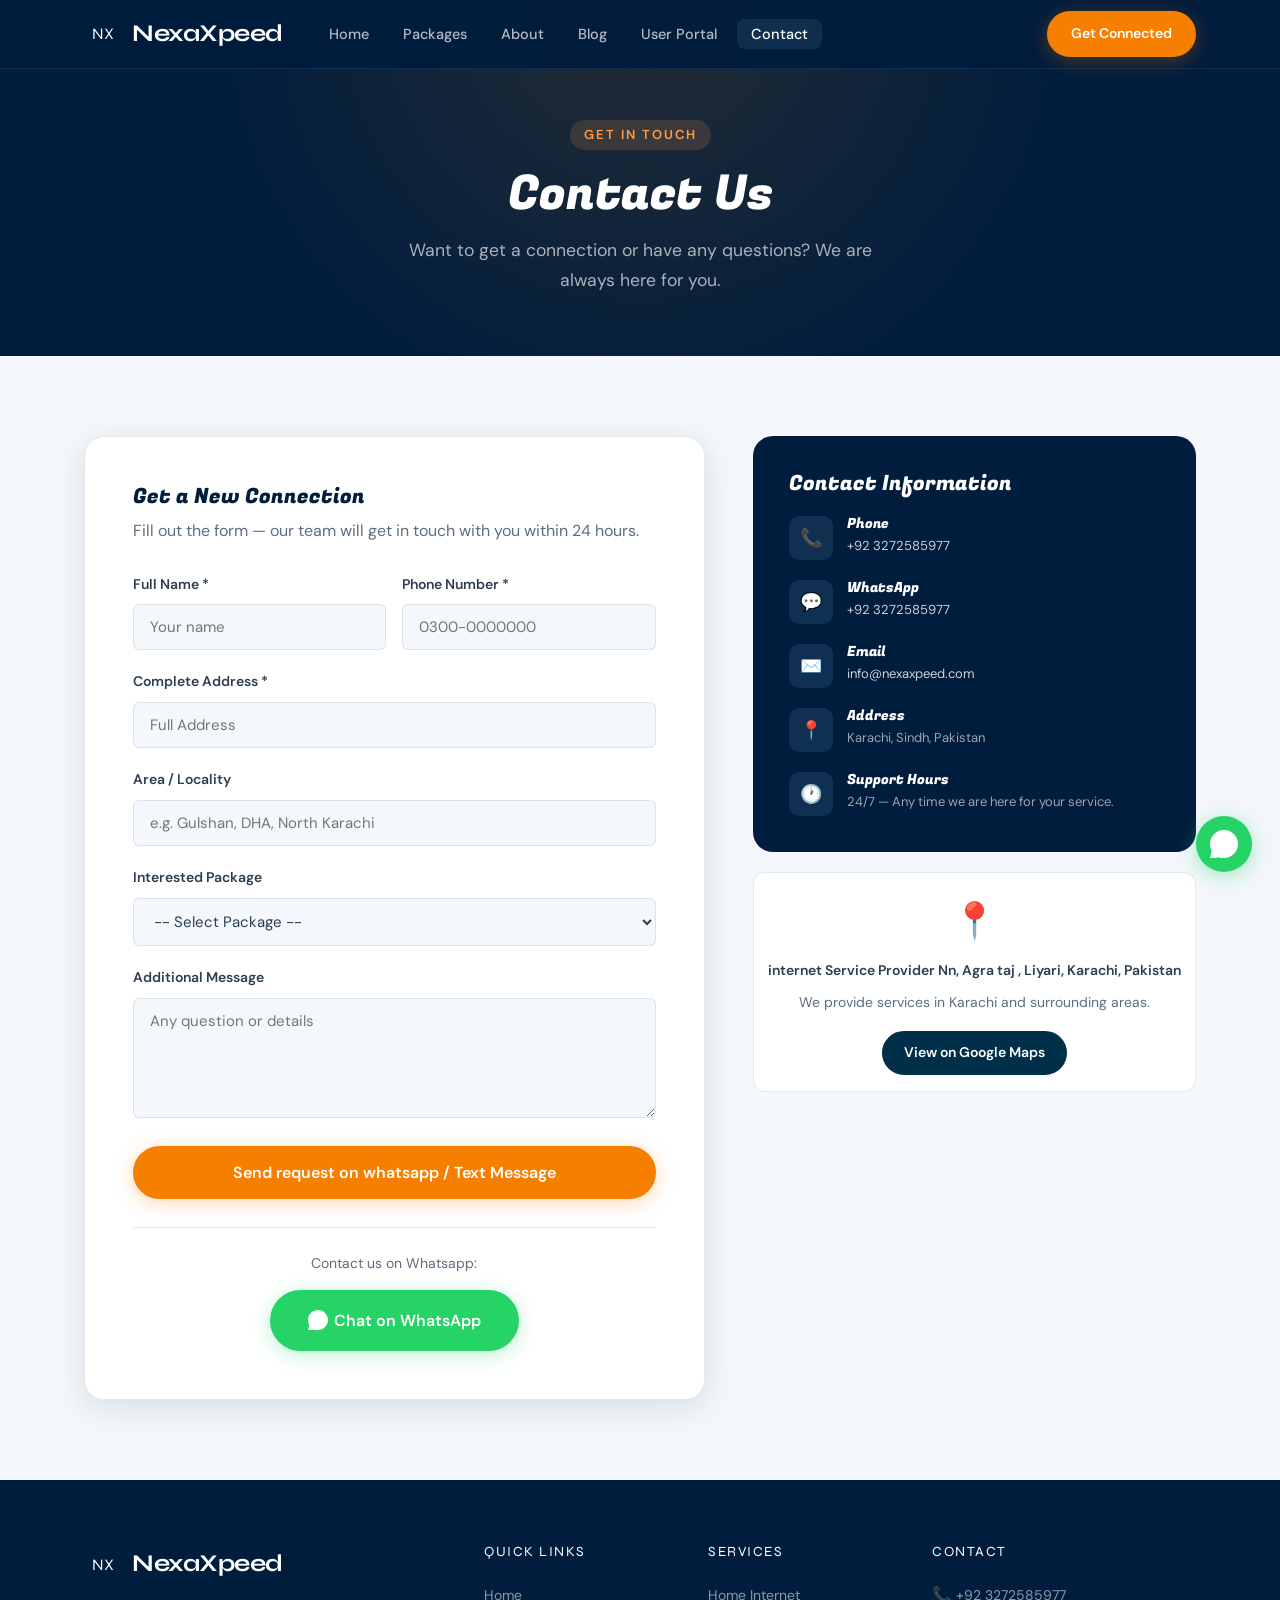
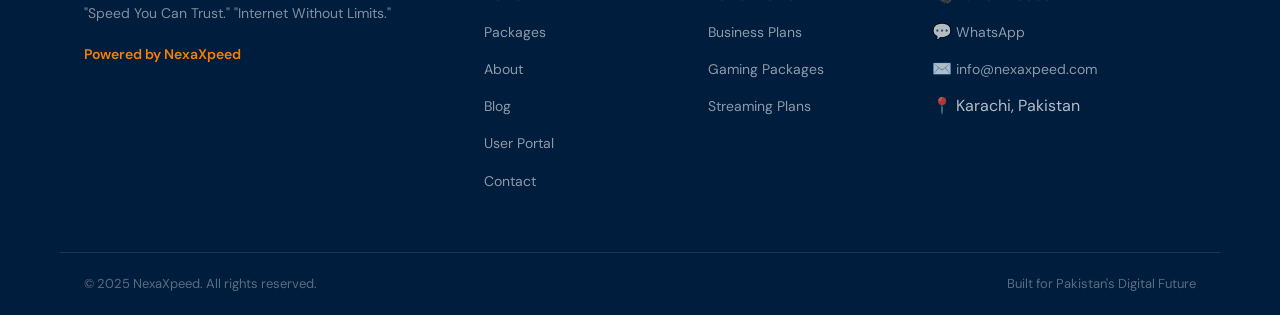
<file: contact.html>
<!DOCTYPE html>
<html lang="en">
<head>
<meta charset="UTF-8">
<meta name="viewport" content="width=device-width, initial-scale=1.0">
<title>Contact Us – NexaXpeed ISP</title>
<link rel="stylesheet" href="style.css">
<link href="https://fonts.googleapis.com/css2?family=Syne:wght@400;600;700;800&family=DM+Sans:wght@300;400;500;600&display=swap" rel="stylesheet">
</head>
<body>

<nav class="navbar" id="navbar">
  <div class="container nav-inner">
    <a href="index.html" class="logo"><div class="logo-mark">NX</div><span class="logo-text">NexaXpeed</span></a>
    <ul class="nav-links" id="navLinks">
      <li><a href="index.html">Home</a></li>
      <li><a href="packages.html">Packages</a></li>
      <li><a href="about.html">About</a></li>
      <li><a href="blog.html">Blog</a></li>
      <li><a href="portal.html">User Portal</a></li>
      <li><a href="contact.html" class="active">Contact</a></li>
    </ul>
    <a href="contact.html" class="btn btn-accent nav-cta">Get Connected</a>
    <button class="hamburger" id="hamburger"><span></span><span></span><span></span></button>
  </div>
</nav>

<section class="page-banner">
  <div class="container">
    <div class="section-label light">Get In Touch</div>
    <h1>Contact Us</h1>
    <p>Want to get a connection or have any questions? We are always here for you.</p>
  </div>
</section>

<section class="contact-section">
  <div class="container">
    <div class="contact-grid">
      <!-- FORM -->
      <div class="contact-form-wrap">
        <h3>Get a New Connection</h3>
        <p>Fill out the form — our team will get in touch with you within 24 hours.</p>
        <form id="contactForm">
          <div class="form-row">
            <div class="form-group">
              <label for="name">Full Name *</label>
              <input type="text" id="name" placeholder="Your name" required>
            </div>
            <div class="form-group">
              <label for="phone">Phone Number *</label>
              <input type="tel" id="phone" placeholder="0300-0000000" required>
            </div>
          </div>
          <div class="form-group">
            <label for="address">Complete Address *</label>
            <input type="text" id="address" placeholder="Full Address" required>
          </div>
          <div class="form-group">
            <label for="area">Area / Locality</label>
            <input type="text" id="area" placeholder="e.g. Gulshan, DHA, North Karachi">
          </div>
          <div class="form-group">
            <label for="package">Interested Package</label>
            <select id="package">
              <option value="">-- Select Package --</option>
              <option>Basic Plan – Rs. 999/mo</option>
              <option>Standard Plan – Rs. 1,799/mo</option>
              <option>Pro Gamer Plan – Rs. 2,799/mo</option>
              <option>Premium Plan – Rs. 3,999/mo</option>
            </select>
          </div>
          <div class="form-group">
            <label for="message">Additional Message</label>
            <textarea id="message" placeholder="Any question or details"></textarea>
          </div>
          <button type="submit" class="btn btn-accent" style="width:100%;justify-content:center;font-size:16px;padding:14px;">
            Send request on whatsapp / Text Message
          </button>
          <p id="formMsg" style="display:none;margin-top:14px;color:var(--success);font-weight:600;text-align:center;">✓ Request bhej di gayi! Jald rabta hoga.</p>
        </form>

        <div style="margin-top:28px;padding-top:24px;border-top:1px solid var(--border);text-align:center;">
          <p style="color:var(--text-secondary);font-size:14px;margin-bottom:14px;">Contact us on Whatsapp:</p>
          <a href="https://wa.me/923000000000?text=Hello!%20I%20want%20to%20get%20NexaXpeed%20internet%20connection." target="_blank" class="btn btn-accent btn-lg" style="background:#25D366;border-color:#25D366;box-shadow:0 4px 20px rgba(37,211,102,0.3);">
            <svg viewBox="0 0 24 24" fill="currentColor" style="width:20px;height:20px;"><path d="M17.472 14.382c-.297-.149-1.758-.867-2.03-.967-.273-.099-.471-.148-.67.15-.197.297-.767.966-.94 1.164-.173.199-.347.223-.644.075-.297-.15-1.255-.463-2.39-1.475-.883-.788-1.48-1.761-1.653-2.059-.173-.297-.018-.458.13-.606.134-.133.298-.347.446-.52.149-.174.198-.298.298-.497.099-.198.05-.371-.025-.52-.075-.149-.669-1.612-.916-2.207-.242-.579-.487-.5-.669-.51-.173-.008-.371-.01-.57-.01-.198 0-.52.074-.792.372-.272.297-1.04 1.016-1.04 2.479 0 1.462 1.065 2.875 1.213 3.074.149.198 2.096 3.2 5.077 4.487.709.306 1.262.489 1.694.625.712.227 1.36.195 1.871.118.571-.085 1.758-.719 2.006-1.413.248-.694.248-1.289.173-1.413-.074-.124-.272-.198-.57-.347z"/><path d="M12 0C5.373 0 0 5.373 0 12c0 2.126.554 4.122 1.526 5.86L.057 23.857a.75.75 0 00.917.917l6.003-1.47A11.945 11.945 0 0012 24c6.627 0 12-5.373 12-12S18.627 0 12 0z"/></svg>
            Chat on WhatsApp
          </a>
        </div>
      </div>

      <!-- CONTACT INFO -->
      <div class="contact-info">
        <div class="info-card">
          <h3>Contact Information</h3>
          <div class="info-item">
            <div class="info-icon">📞</div>
            <div>
              <h5>Phone</h5>
              <p><a href="tel:+92 3272585977">+92 3272585977</a></p>
            </div>
          </div>
          <div class="info-item">
            <div class="info-icon">💬</div>
            <div>
              <h5>WhatsApp</h5>
              <p><a href="https://wa.me/+92 3272585977">+92 3272585977</a></p>
            </div>
          </div>
          <div class="info-item">
            <div class="info-icon">✉️</div>
            <div>
              <h5>Email</h5>
              <p><a href="mailto:info@nexaxpeed.com">info@nexaxpeed.com</a></p>
            </div>
          </div>
          <div class="info-item">
            <div class="info-icon">📍</div>
            <div>
              <h5>Address</h5>
              <p>Karachi, Sindh, Pakistan</p>
            </div>
          </div>
          <div class="info-item" style="margin-bottom:0">
            <div class="info-icon">🕐</div>
            <div>
              <h5>Support Hours</h5>
              <p>24/7 — Any time we are here for your service.</p>
            </div>
          </div>
        </div>

        <!-- MAP -->
        <div class="map-placeholder">
          <div class="map-icon">📍</div>
          <p style="font-weight:600;color:var(--text-primary);">internet Service Provider Nn, Agra taj , Liyari, Karachi, Pakistan</p>
          <p>We provide services in Karachi and surrounding areas.</p>
          <a href="https://maps.app.goo.gl/o7tpvFJDGfNogpLd8" target="_blank" class="btn btn-primary btn-sm" style="margin-top:8px;">View on Google Maps</a>
        </div>
      </div>
    </div>
  </div>
</section>

<footer class="footer">
  <div class="container footer-grid">
    <div class="footer-brand"><a href="index.html" class="logo"><div class="logo-mark">NX</div><span class="logo-text">NexaXpeed</span></a><p>"Speed You Can Trust." "Internet Without Limits."</p><p class="footer-tagline">Powered by NexaXpeed</p></div>
    <div class="footer-col"><h5>Quick Links</h5><ul><li><a href="index.html">Home</a></li><li><a href="packages.html">Packages</a></li><li><a href="about.html">About</a></li><li><a href="blog.html">Blog</a></li><li><a href="portal.html">User Portal</a></li><li><a href="contact.html">Contact</a></li></ul></div>
    <div class="footer-col"><h5>Services</h5><ul><li><a href="#">Home Internet</a></li><li><a href="#">Business Plans</a></li><li><a href="#">Gaming Packages</a></li><li><a href="#">Streaming Plans</a></li></ul></div>
    <div class="footer-col"><h5>Contact</h5><ul><li>📞 <a href="tel:+92 3272585977">+92 3272585977</a></li><li>💬 <a href="https://wa.me/+92 3272585977">WhatsApp</a></li><li>✉️ <a href="mailto:info@nexaxpeed.com">info@nexaxpeed.com</a></li><li>📍 Karachi, Pakistan</li></ul></div>
  </div>
  <div class="footer-bottom"><div class="container footer-bottom-inner"><p>&copy; 2025 NexaXpeed. All rights reserved.</p><p>Built for Pakistan's Digital Future</p></div></div>
</footer>

<a href="https://wa.me/+92 3272585977" class="wa-fab" target="_blank">
  <svg viewBox="0 0 24 24"><path d="M17.472 14.382c-.297-.149-1.758-.867-2.03-.967-.273-.099-.471-.148-.67.15-.197.297-.767.966-.94 1.164-.173.199-.347.223-.644.075-.297-.15-1.255-.463-2.39-1.475-.883-.788-1.48-1.761-1.653-2.059-.173-.297-.018-.458.13-.606.134-.133.298-.347.446-.52.149-.174.198-.298.298-.497.099-.198.05-.371-.025-.52-.075-.149-.669-1.612-.916-2.207-.242-.579-.487-.5-.669-.51-.173-.008-.371-.01-.57-.01-.198 0-.52.074-.792.372-.272.297-1.04 1.016-1.04 2.479 0 1.462 1.065 2.875 1.213 3.074.149.198 2.096 3.2 5.077 4.487.709.306 1.262.489 1.694.625.712.227 1.36.195 1.871.118.571-.085 1.758-.719 2.006-1.413.248-.694.248-1.289.173-1.413-.074-.124-.272-.198-.57-.347z"/><path d="M12 0C5.373 0 0 5.373 0 12c0 2.126.554 4.122 1.526 5.86L.057 23.857a.75.75 0 00.917.917l6.003-1.47A11.945 11.945 0 0012 24c6.627 0 12-5.373 12-12S18.627 0 12 0z"/></svg>
</a>
<script src="main.js"></script>
<script>
document.getElementById("contactForm").addEventListener("submit", function(e){
  e.preventDefault();

  let name = document.getElementById("name").value;
  let phone = document.getElementById("phone").value;
  let address = document.getElementById("address").value;
  let message = document.getElementById("message").value;
  let area = document.getElementById("area").value;
  let package = document.getElementById("package").value;

  let fullMessage = `New Connection Request:
Name: ${name}
Phone: ${phone}
Address: ${address}
Area: ${area}
Package: ${package}
Message: ${message}`;

  let whatsappURL = "https://wa.me/+923272585977?text=" + encodeURIComponent(fullMessage);

  let smsURL = "sms:+923272585977?body=" + encodeURIComponent(fullMessage);

  window.open(whatsappURL, "_blank");

  setTimeout(() => {
    window.location.href = smsURL;
  }, 1000);

});


document.getElementById('contactForm').addEventListener('submit', function(e){
  e.preventDefault();
  document.getElementById('formMsg').style.display = 'block';
  this.reset();
});
</script>
</body>
</html>
</file>
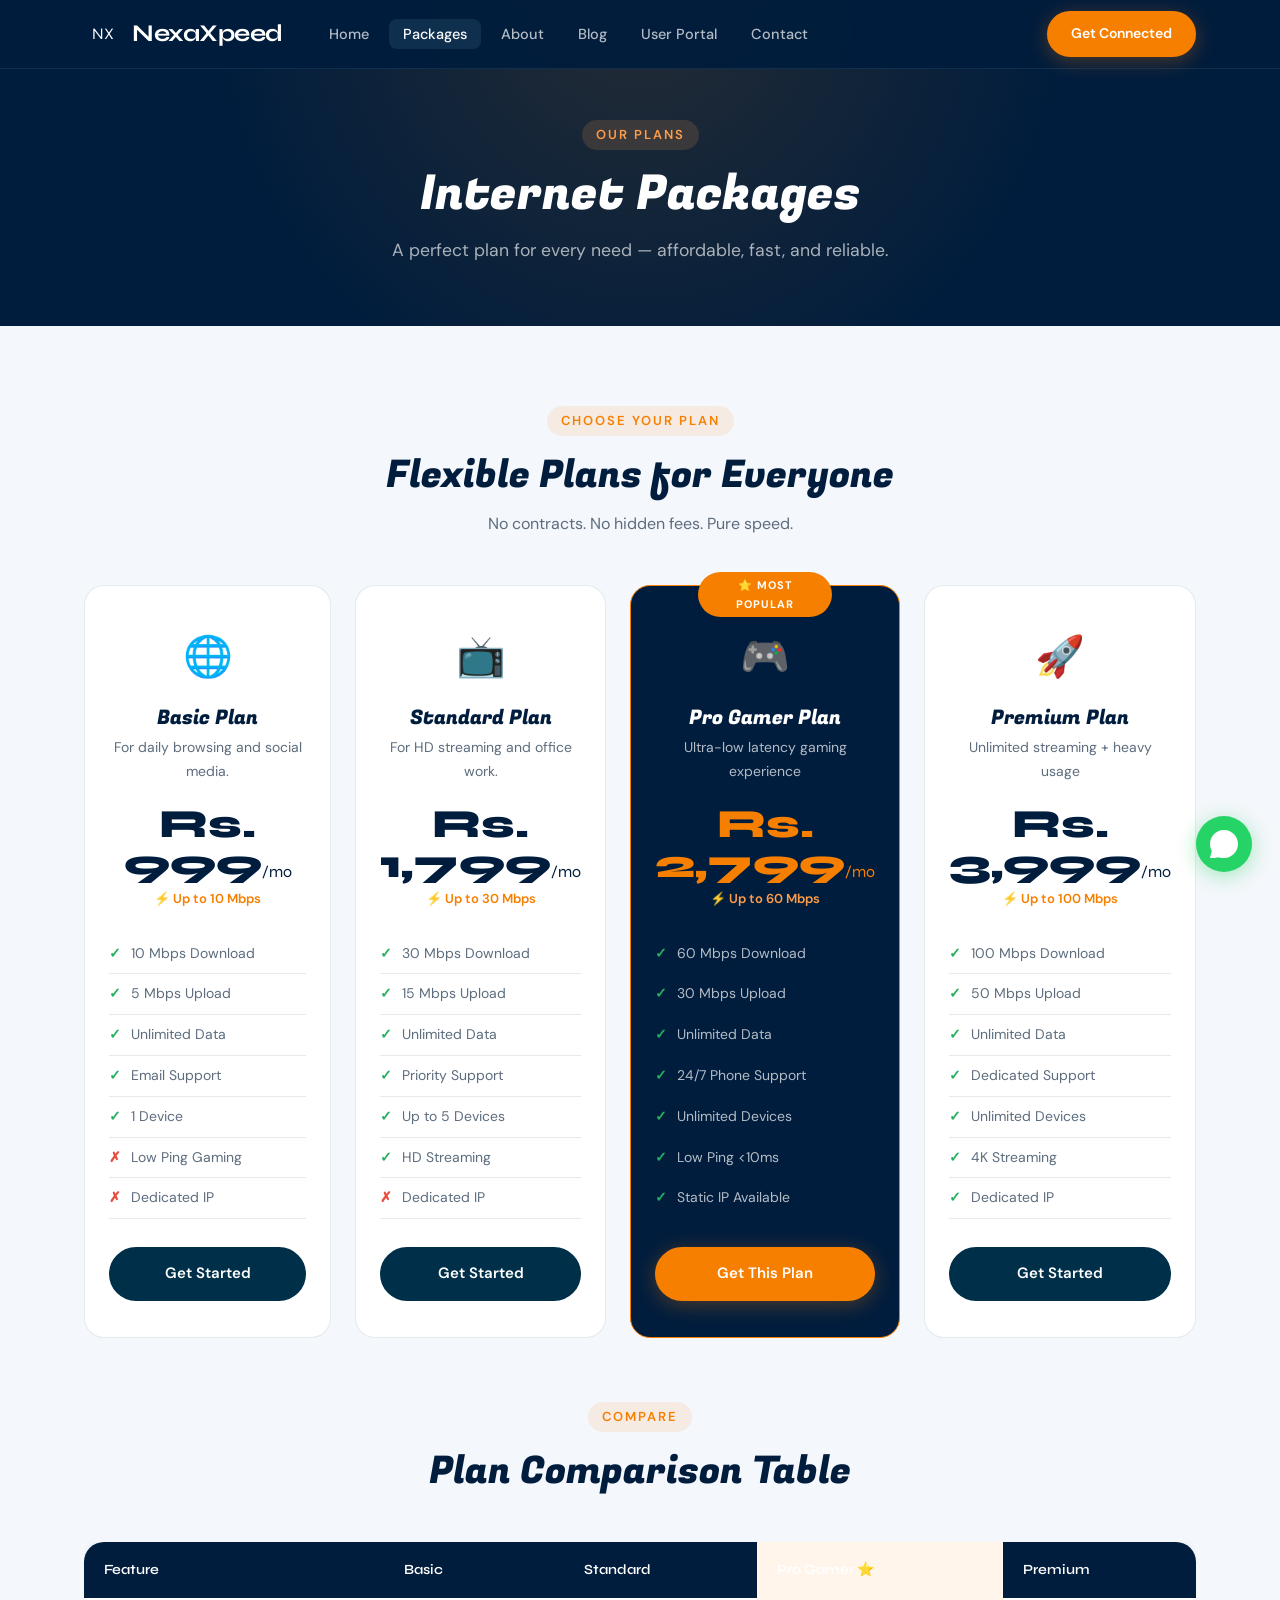
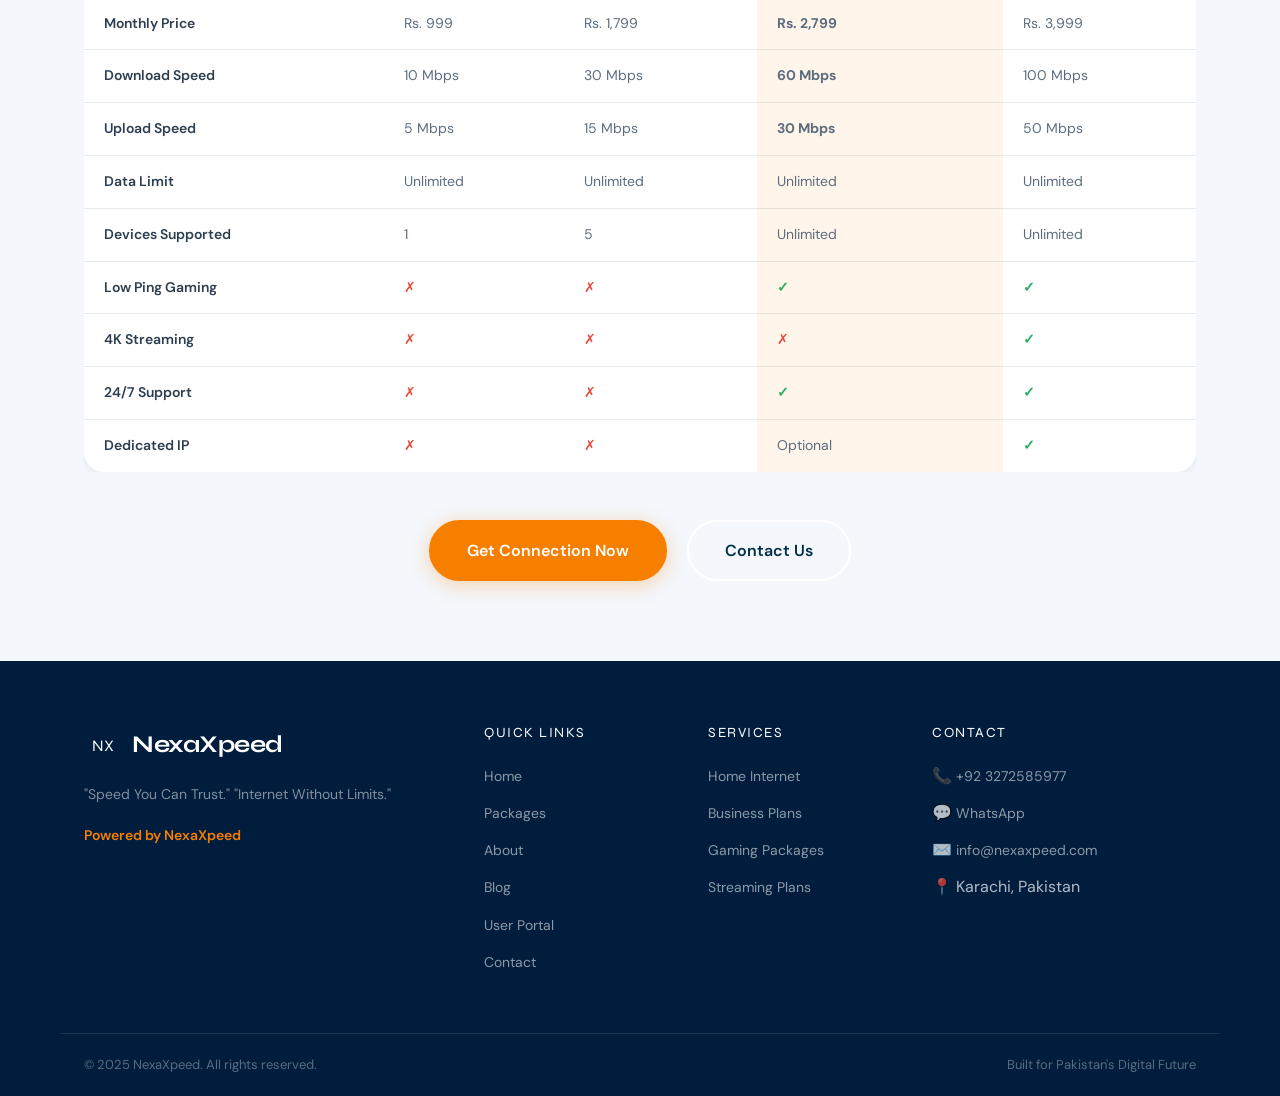
<file: packages.html>
<!DOCTYPE html>
<html lang="en">
<head>
<meta charset="UTF-8">
<meta name="viewport" content="width=device-width, initial-scale=1.0">
<title>Packages – NexaXpeed ISP</title>
<link rel="stylesheet" href="style.css">
<link href="https://fonts.googleapis.com/css2?family=Syne:wght@400;600;700;800&family=DM+Sans:wght@300;400;500;600&display=swap" rel="stylesheet">
</head>
<body>

<nav class="navbar" id="navbar">
  <div class="container nav-inner">
    <a href="index.html" class="logo">
      <div class="logo-mark">NX</div>
      <span class="logo-text">NexaXpeed</span>
    </a>
    <ul class="nav-links" id="navLinks">
      <li><a href="index.html">Home</a></li>
      <li><a href="packages.html" class="active">Packages</a></li>
      <li><a href="about.html">About</a></li>
      <li><a href="blog.html">Blog</a></li>
      <li><a href="portal.html">User Portal</a></li>
      <li><a href="contact.html">Contact</a></li>
    </ul>
    <a href="contact.html" class="btn btn-accent nav-cta">Get Connected</a>
    <button class="hamburger" id="hamburger"><span></span><span></span><span></span></button>
  </div>
</nav>

<section class="page-banner">
  <div class="container">
    <div class="section-label light">Our Plans</div>
    <h1>Internet Packages</h1>
    <p>A perfect plan for every need — affordable, fast, and reliable.
</p>
  </div>
</section>

<section class="packages-page-section">
  <div class="container">
    <div class="section-header center">
      <div class="section-label">Choose Your Plan</div>
      <h2>Flexible Plans for Everyone</h2>
      <p class="text-secondary">No contracts. No hidden fees. Pure speed.</p>
    </div>

    <div class="packages-full-grid">
      <div class="plan-card">
        <div class="plan-icon">🌐</div>
        <h3>Basic Plan</h3>
        <p>For daily browsing and social media.
</p>
        <div class="plan-price">Rs. 999<span>/mo</span></div>
        <div class="plan-speed">⚡ Up to 10 Mbps</div>
        <ul class="plan-features">
          <li class="plan-feature">10 Mbps Download</li>
          <li class="plan-feature">5 Mbps Upload</li>
          <li class="plan-feature">Unlimited Data</li>
          <li class="plan-feature">Email Support</li>
          <li class="plan-feature">1 Device</li>
          <li class="plan-feature no">Low Ping Gaming</li>
          <li class="plan-feature no">Dedicated IP</li>
        </ul>
        <a href="contact.html" class="btn btn-primary" style="width:100%;justify-content:center;">Get Started</a>
      </div>

      <div class="plan-card">
        <div class="plan-icon">📺</div>
        <h3>Standard Plan</h3>
        <p>For HD streaming and office work.</p>
        <div class="plan-price">Rs. 1,799<span>/mo</span></div>
        <div class="plan-speed">⚡ Up to 30 Mbps</div>
        <ul class="plan-features">
          <li class="plan-feature">30 Mbps Download</li>
          <li class="plan-feature">15 Mbps Upload</li>
          <li class="plan-feature">Unlimited Data</li>
          <li class="plan-feature">Priority Support</li>
          <li class="plan-feature">Up to 5 Devices</li>
          <li class="plan-feature">HD Streaming</li>
          <li class="plan-feature no">Dedicated IP</li>
        </ul>
        <a href="contact.html" class="btn btn-primary" style="width:100%;justify-content:center;">Get Started</a>
      </div>

      <div class="plan-card featured">
        <div class="plan-badge">⭐ Most Popular</div>
        <div class="plan-icon">🎮</div>
        <h3>Pro Gamer Plan</h3>
        <p>Ultra-low latency gaming experience</p>
        <div class="plan-price" style="color:var(--accent-secondary)">Rs. 2,799<span>/mo</span></div>
        <div class="plan-speed" style="color:var(--accent-light)">⚡ Up to 60 Mbps</div>
        <ul class="plan-features">
          <li class="plan-feature">60 Mbps Download</li>
          <li class="plan-feature">30 Mbps Upload</li>
          <li class="plan-feature">Unlimited Data</li>
          <li class="plan-feature">24/7 Phone Support</li>
          <li class="plan-feature">Unlimited Devices</li>
          <li class="plan-feature">Low Ping &lt;10ms</li>
          <li class="plan-feature">Static IP Available</li>
        </ul>
        <a href="contact.html" class="btn btn-accent" style="width:100%;justify-content:center;">Get This Plan</a>
      </div>

      <div class="plan-card">
        <div class="plan-icon">🚀</div>
        <h3>Premium Plan</h3>
        <p>Unlimited streaming + heavy usage</p>
        <div class="plan-price">Rs. 3,999<span>/mo</span></div>
        <div class="plan-speed">⚡ Up to 100 Mbps</div>
        <ul class="plan-features">
          <li class="plan-feature">100 Mbps Download</li>
          <li class="plan-feature">50 Mbps Upload</li>
          <li class="plan-feature">Unlimited Data</li>
          <li class="plan-feature">Dedicated Support</li>
          <li class="plan-feature">Unlimited Devices</li>
          <li class="plan-feature">4K Streaming</li>
          <li class="plan-feature">Dedicated IP</li>
        </ul>
        <a href="contact.html" class="btn btn-primary" style="width:100%;justify-content:center;">Get Started</a>
      </div>
    </div>

    <!-- Comparison Table -->
    <div class="section-header center">
      <div class="section-label">Compare</div>
      <h2>Plan Comparison Table</h2>
    </div>
    <div class="comparison-table-wrap">
      <table class="comparison-table">
        <thead>
          <tr>
            <th>Feature</th>
            <th>Basic</th>
            <th>Standard</th>
            <th class="highlight">Pro Gamer ⭐</th>
            <th>Premium</th>
          </tr>
        </thead>
        <tbody>
          <tr>
            <td>Monthly Price</td>
            <td>Rs. 999</td>
            <td>Rs. 1,799</td>
            <td class="highlight"><strong>Rs. 2,799</strong></td>
            <td>Rs. 3,999</td>
          </tr>
          <tr>
            <td>Download Speed</td>
            <td>10 Mbps</td>
            <td>30 Mbps</td>
            <td class="highlight"><strong>60 Mbps</strong></td>
            <td>100 Mbps</td>
          </tr>
          <tr>
            <td>Upload Speed</td>
            <td>5 Mbps</td>
            <td>15 Mbps</td>
            <td class="highlight"><strong>30 Mbps</strong></td>
            <td>50 Mbps</td>
          </tr>
          <tr>
            <td>Data Limit</td>
            <td>Unlimited</td>
            <td>Unlimited</td>
            <td class="highlight">Unlimited</td>
            <td>Unlimited</td>
          </tr>
          <tr>
            <td>Devices Supported</td>
            <td>1</td>
            <td>5</td>
            <td class="highlight">Unlimited</td>
            <td>Unlimited</td>
          </tr>
          <tr>
            <td>Low Ping Gaming</td>
            <td><span class="cross">✗</span></td>
            <td><span class="cross">✗</span></td>
            <td class="highlight"><span class="check">✓</span></td>
            <td><span class="check">✓</span></td>
          </tr>
          <tr>
            <td>4K Streaming</td>
            <td><span class="cross">✗</span></td>
            <td><span class="cross">✗</span></td>
            <td class="highlight"><span class="cross">✗</span></td>
            <td><span class="check">✓</span></td>
          </tr>
          <tr>
            <td>24/7 Support</td>
            <td><span class="cross">✗</span></td>
            <td><span class="cross">✗</span></td>
            <td class="highlight"><span class="check">✓</span></td>
            <td><span class="check">✓</span></td>
          </tr>
          <tr>
            <td>Dedicated IP</td>
            <td><span class="cross">✗</span></td>
            <td><span class="cross">✗</span></td>
            <td class="highlight">Optional</td>
            <td><span class="check">✓</span></td>
          </tr>
        </tbody>
      </table>
    </div>

    <div class="center" style="margin-top:48px;">
      <a href="contact.html" class="btn btn-accent btn-lg">Get Connection Now</a>
      <a href="contact.html" class="btn btn-outline btn-lg ml-1">Contact Us</a>
    </div>
  </div>
</section>

<footer class="footer">
  <div class="container footer-grid">
    <div class="footer-brand">
      <a href="index.html" class="logo"><div class="logo-mark">NX</div><span class="logo-text">NexaXpeed</span></a>
      <p>"Speed You Can Trust." "Internet Without Limits."</p>
      <p class="footer-tagline">Powered by NexaXpeed</p>
    </div>
    <div class="footer-col"><h5>Quick Links</h5><ul><li><a href="index.html">Home</a></li><li><a href="packages.html">Packages</a></li><li><a href="about.html">About</a></li><li><a href="blog.html">Blog</a></li><li><a href="portal.html">User Portal</a></li><li><a href="contact.html">Contact</a></li></ul></div>
    <div class="footer-col"><h5>Services</h5><ul><li><a href="packages.html">Home Internet</a></li><li><a href="packages.html">Business Plans</a></li><li><a href="packages.html">Gaming Packages</a></li><li><a href="packages.html">Streaming Plans</a></li></ul></div>
    <div class="footer-col"><h5>Contact</h5><ul><li>📞 <a href="tel:+92 3272585977">+92 3272585977</a></li><li>💬 <a href="https://wa.me/+92 3272585977">WhatsApp</a></li><li>✉️ <a href="mailto:info@nexaxpeed.com">info@nexaxpeed.com</a></li><li>📍 Karachi, Pakistan</li></ul></div>
  </div>
  <div class="footer-bottom"><div class="container footer-bottom-inner"><p>&copy; 2025 NexaXpeed. All rights reserved.</p><p>Built for Pakistan's Digital Future</p></div></div>
</footer>

<a href="https://wa.me/+92 3272585977" class="wa-fab" target="_blank" aria-label="WhatsApp">
  <svg viewBox="0 0 24 24"><path d="M17.472 14.382c-.297-.149-1.758-.867-2.03-.967-.273-.099-.471-.148-.67.15-.197.297-.767.966-.94 1.164-.173.199-.347.223-.644.075-.297-.15-1.255-.463-2.39-1.475-.883-.788-1.48-1.761-1.653-2.059-.173-.297-.018-.458.13-.606.134-.133.298-.347.446-.52.149-.174.198-.298.298-.497.099-.198.05-.371-.025-.52-.075-.149-.669-1.612-.916-2.207-.242-.579-.487-.5-.669-.51-.173-.008-.371-.01-.57-.01-.198 0-.52.074-.792.372-.272.297-1.04 1.016-1.04 2.479 0 1.462 1.065 2.875 1.213 3.074.149.198 2.096 3.2 5.077 4.487.709.306 1.262.489 1.694.625.712.227 1.36.195 1.871.118.571-.085 1.758-.719 2.006-1.413.248-.694.248-1.289.173-1.413-.074-.124-.272-.198-.57-.347z"/><path d="M12 0C5.373 0 0 5.373 0 12c0 2.126.554 4.122 1.526 5.86L.057 23.857a.75.75 0 00.917.917l6.003-1.47A11.945 11.945 0 0012 24c6.627 0 12-5.373 12-12S18.627 0 12 0z"/></svg>
</a>
<script src="main.js"></script>
</body>
</html>
</file>
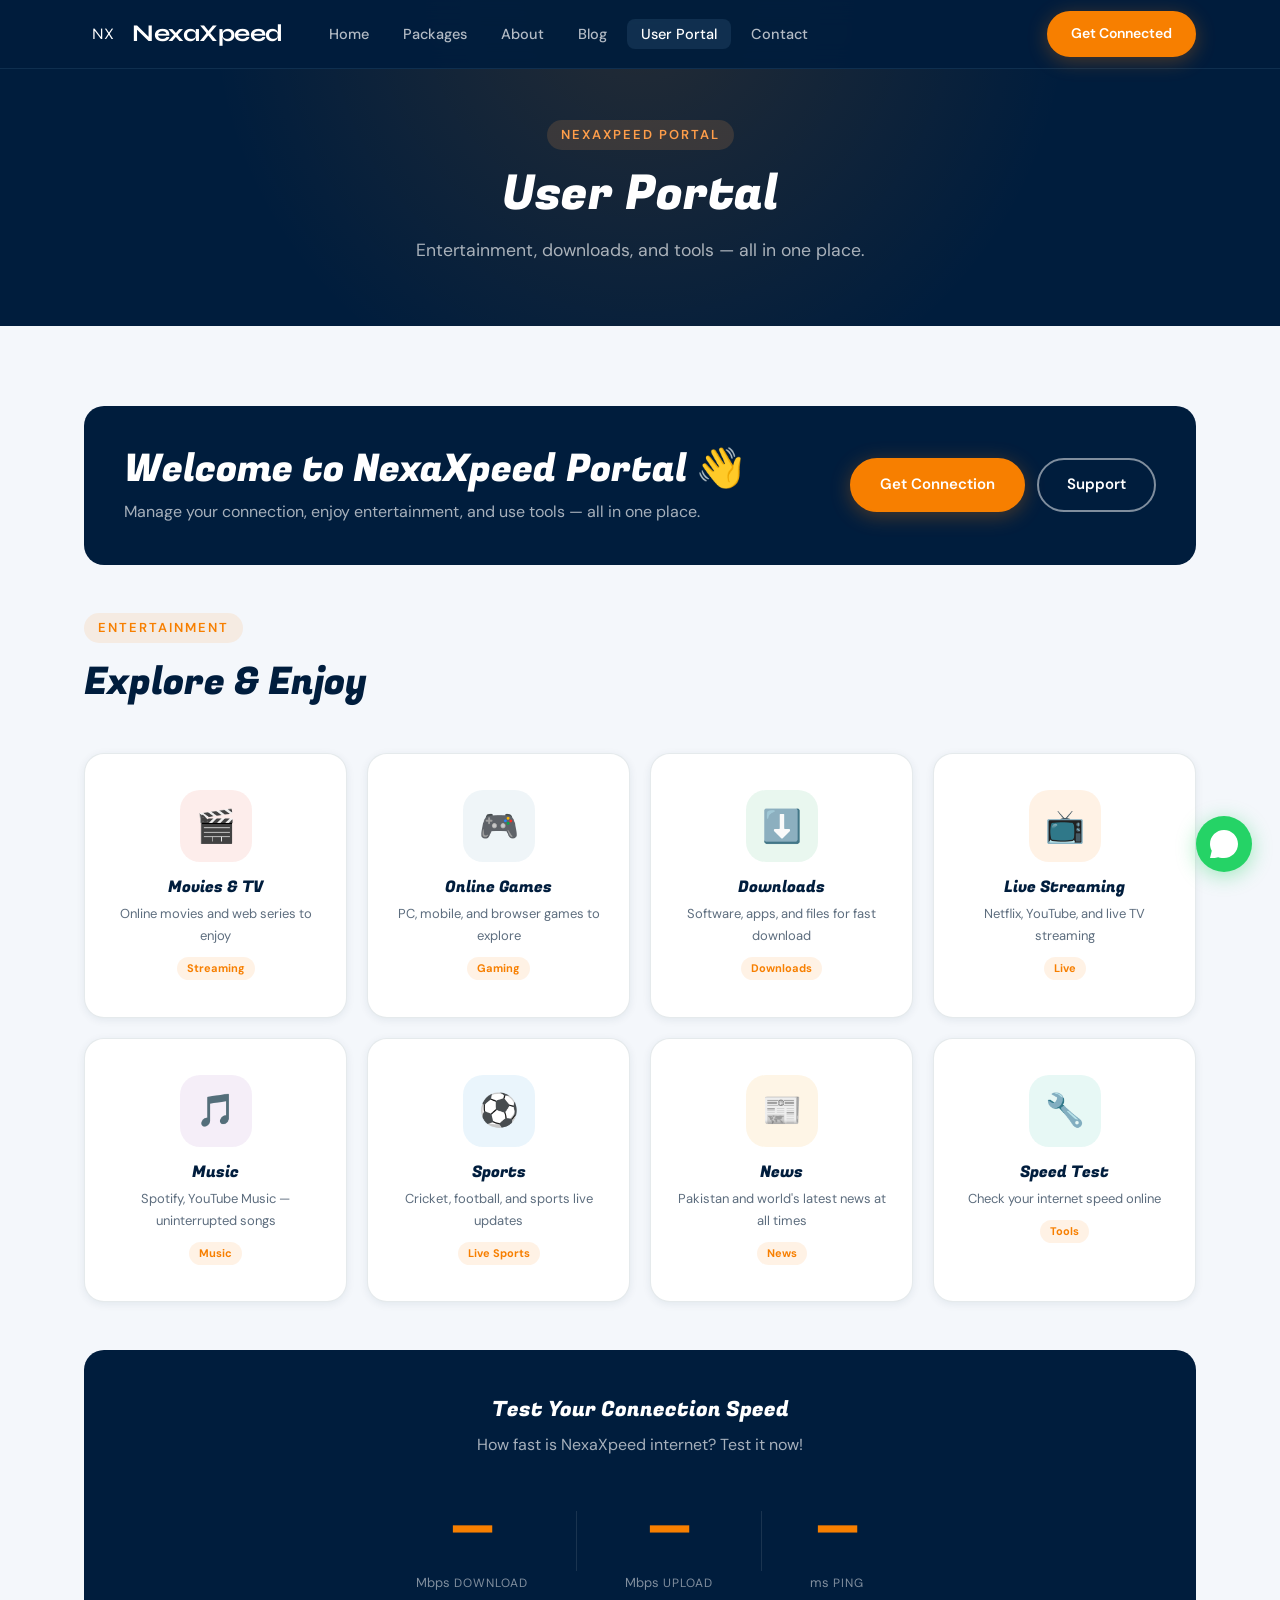
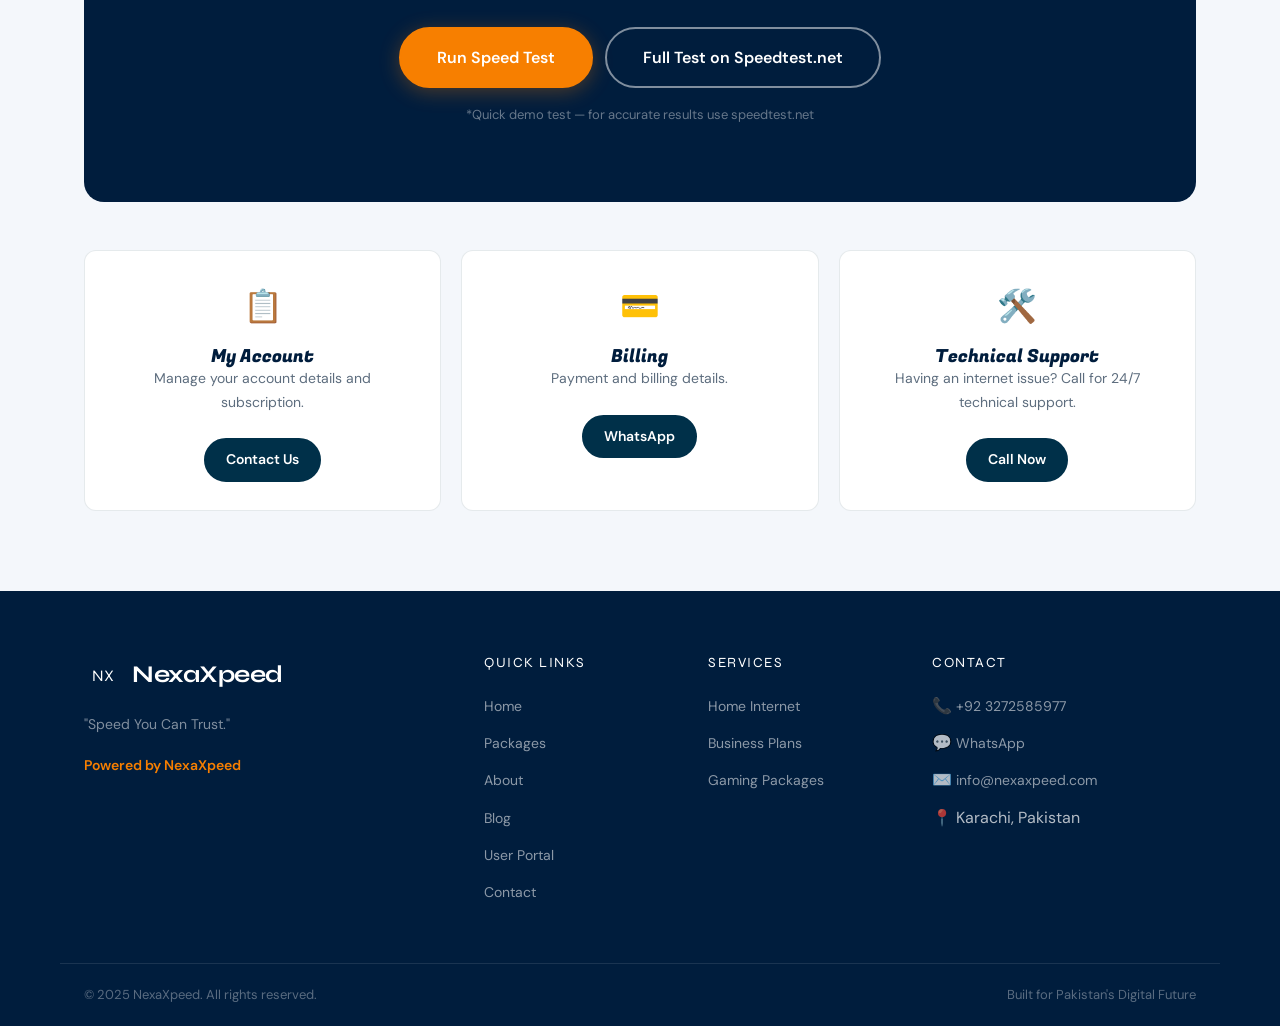
<file: portal.html>
<!DOCTYPE html>
<html lang="en">
<head>
<meta charset="UTF-8">
<meta name="viewport" content="width=device-width, initial-scale=1.0">
<title>User Portal – NexaXpeed ISP</title>
<link rel="stylesheet" href="style.css">
<link href="https://fonts.googleapis.com/css2?family=Syne:wght@400;600;700;800&family=DM+Sans:wght@300;400;500;600&display=swap" rel="stylesheet">
</head>
<body>

<nav class="navbar" id="navbar">
  <div class="container nav-inner">
    <a href="index.html" class="logo"><div class="logo-mark">NX</div><span class="logo-text">NexaXpeed</span></a>
    <ul class="nav-links" id="navLinks">
      <li><a href="index.html">Home</a></li>
      <li><a href="packages.html">Packages</a></li>
      <li><a href="about.html">About</a></li>
      <li><a href="blog.html">Blog</a></li>
      <li><a href="portal.html" class="active">User Portal</a></li>
      <li><a href="contact.html">Contact</a></li>
    </ul>
    <a href="contact.html" class="btn btn-accent nav-cta">Get Connected</a>
    <button class="hamburger" id="hamburger"><span></span><span></span><span></span></button>
  </div>
</nav>

<section class="page-banner">
  <div class="container">
    <div class="section-label light">NexaXpeed Portal</div>
    <h1>User Portal</h1>
    <p>Entertainment, downloads, and tools — all in one place.</p>
  </div>
</section>

<section class="portal-section">
  <div class="container">

    <!-- WELCOME CARD -->
    <div class="portal-welcome">
      <div>
        <h2>Welcome to NexaXpeed Portal 👋</h2>
        <p>Manage your connection, enjoy entertainment, and use tools — all in one place.</p>
      </div>
      <div style="display:flex;gap:12px;flex-wrap:wrap;">
        <a href="contact.html" class="btn btn-accent">Get Connection</a>
        <a href="https://wa.me/+92 3272585977" class="btn btn-outline-light" target="_blank">Support</a>
      </div>
    </div>

    <!-- MAIN PORTAL CARDS -->
    <div class="section-header">
      <div class="section-label">Entertainment</div>
      <h2>Explore & Enjoy</h2>
    </div>

    <div class="portal-grid">
      <a href="https://www.youtube.com" target="_blank" class="portal-card movies">
        <div class="portal-icon-wrap">🎬</div>
        <h4>Movies & TV</h4>
        <p>Online movies and web series to enjoy</p>
        <span class="portal-card-badge">Streaming</span>
      </a>
      <a href="https://store.steampowered.com" target="_blank" class="portal-card games">
        <div class="portal-icon-wrap">🎮</div>
        <h4>Online Games</h4>
        <p>PC, mobile, and browser games to explore</p>
        <span class="portal-card-badge">Gaming</span>
      </a>
      <a href="https://www.mediafire.com" target="_blank" class="portal-card downloads">
        <div class="portal-icon-wrap">⬇️</div>
        <h4>Downloads</h4>
        <p>Software, apps, and files for fast download</p>
        <span class="portal-card-badge">Downloads</span>
      </a>
      <a href="https://www.netflix.com" target="_blank" class="portal-card streaming">
        <div class="portal-icon-wrap">📺</div>
        <h4>Live Streaming</h4>
        <p>Netflix, YouTube, and live TV streaming</p>
        <span class="portal-card-badge">Live</span>
      </a>
      <a href="https://www.spotify.com" target="_blank" class="portal-card music">
        <div class="portal-icon-wrap">🎵</div>
        <h4>Music</h4>
        <p>Spotify, YouTube Music — uninterrupted songs</p>
        <span class="portal-card-badge">Music</span>
      </a>
      <a href="https://www.espn.com" target="_blank" class="portal-card sports">
        <div class="portal-icon-wrap">⚽</div>
        <h4>Sports</h4>
        <p>Cricket, football, and sports live updates</p>
        <span class="portal-card-badge">Live Sports</span>
      </a>
      <a href="https://news.google.com" target="_blank" class="portal-card news">
        <div class="portal-icon-wrap">📰</div>
        <h4>News</h4>
        <p>Pakistan and world's latest news at all times</p>
        <span class="portal-card-badge">News</span>
      </a>
      <a href="https://speedtest.net" target="_blank" class="portal-card tools">
        <div class="portal-icon-wrap">🔧</div>
        <h4>Speed Test</h4>
        <p>Check your internet speed online</p>
        <span class="portal-card-badge">Tools</span>
      </a>
    </div>

    <!-- SPEED TEST CARD -->
    <div class="speed-test-card">
      <h3>Test Your Connection Speed</h3>
      <p>How fast is NexaXpeed internet? Test it now!</p>
      <div class="speed-display">
        <div class="speed-val">
          <span class="num" id="dlSpeed">—</span>
          <span class="unit">Mbps</span>
          <span class="lbl">Download</span>
        </div>
        <div class="speed-divider"></div>
        <div class="speed-val">
          <span class="num" id="ulSpeed">—</span>
          <span class="unit">Mbps</span>
          <span class="lbl">Upload</span>
        </div>
        <div class="speed-divider"></div>
        <div class="speed-val">
          <span class="num" id="pingVal">—</span>
          <span class="unit">ms</span>
          <span class="lbl">Ping</span>
        </div>
      </div>
      <div style="display:flex;gap:12px;justify-content:center;flex-wrap:wrap;">
        <button class="btn btn-accent btn-lg" onclick="runSpeedTest()">Run Speed Test</button>
        <a href="https://www.speedtest.net" target="_blank" class="btn btn-outline-light btn-lg">Full Test on Speedtest.net</a>
      </div>
      <p style="margin-top:16px;font-size:13px;color:rgba(255,255,255,0.4);">*Quick demo test — for accurate results use speedtest.net</p>
    </div>

    <!-- ACCOUNT INFO -->
    <div style="margin-top:48px;display:grid;grid-template-columns:1fr 1fr 1fr;gap:20px;">
      <div style="background:var(--bg-card);border:1px solid var(--border);border-radius:var(--radius-md);padding:28px;text-align:center;">
        <div style="font-size:32px;margin-bottom:12px;">📋</div>
        <h4>My Account</h4>
        <p style="font-size:14px;">Manage your account details and subscription.</p>
        <a href="contact.html" class="btn btn-primary btn-sm" style="margin-top:8px;">Contact Us</a>
      </div>
      <div style="background:var(--bg-card);border:1px solid var(--border);border-radius:var(--radius-md);padding:28px;text-align:center;">
        <div style="font-size:32px;margin-bottom:12px;">💳</div>
        <h4>Billing</h4>
        <p style="font-size:14px;">Payment and billing details.</p>
        <a href="https://wa.me/+92 3272585977" class="btn btn-primary btn-sm" style="margin-top:8px;" target="_blank">WhatsApp</a>
      </div>
      <div style="background:var(--bg-card);border:1px solid var(--border);border-radius:var(--radius-md);padding:28px;text-align:center;">
        <div style="font-size:32px;margin-bottom:12px;">🛠️</div>
        <h4>Technical Support</h4>
        <p style="font-size:14px;">Having an internet issue? Call for 24/7 technical support.</p>
        <a href="tel:+92 3272585977" class="btn btn-primary btn-sm" style="margin-top:8px;">Call Now</a>
      </div>
    </div>

  </div>
</section>

<footer class="footer">
  <div class="container footer-grid">
    <div class="footer-brand"><a href="index.html" class="logo"><div class="logo-mark">NX</div><span class="logo-text">NexaXpeed</span></a><p>"Speed You Can Trust."</p><p class="footer-tagline">Powered by NexaXpeed</p></div>
    <div class="footer-col"><h5>Quick Links</h5><ul><li><a href="index.html">Home</a></li><li><a href="packages.html">Packages</a></li><li><a href="about.html">About</a></li><li><a href="blog.html">Blog</a></li><li><a href="portal.html">User Portal</a></li><li><a href="contact.html">Contact</a></li></ul></div>
    <div class="footer-col"><h5>Services</h5><ul><li><a href="#">Home Internet</a></li><li><a href="#">Business Plans</a></li><li><a href="#">Gaming Packages</a></li></ul></div>
    <div class="footer-col"><h5>Contact</h5><ul><li>📞 <a href="tel:+92 3272585977">+92 3272585977</a></li><li>💬 <a href="https://wa.me/+92 3272585977">WhatsApp</a></li><li>✉️ <a href="mailto:info@nexaxpeed.com">info@nexaxpeed.com</a></li><li>📍 Karachi, Pakistan</li></ul></div>
  </div>
  <div class="footer-bottom"><div class="container footer-bottom-inner"><p>&copy; 2025 NexaXpeed. All rights reserved.</p><p>Built for Pakistan's Digital Future</p></div></div>
</footer>

<a href="https://wa.me/+92 3272585977" class="wa-fab" target="_blank">
  <svg viewBox="0 0 24 24"><path d="M17.472 14.382c-.297-.149-1.758-.867-2.03-.967-.273-.099-.471-.148-.67.15-.197.297-.767.966-.94 1.164-.173.199-.347.223-.644.075-.297-.15-1.255-.463-2.39-1.475-.883-.788-1.48-1.761-1.653-2.059-.173-.297-.018-.458.13-.606.134-.133.298-.347.446-.52.149-.174.198-.298.298-.497.099-.198.05-.371-.025-.52-.075-.149-.669-1.612-.916-2.207-.242-.579-.487-.5-.669-.51-.173-.008-.371-.01-.57-.01-.198 0-.52.074-.792.372-.272.297-1.04 1.016-1.04 2.479 0 1.462 1.065 2.875 1.213 3.074.149.198 2.096 3.2 5.077 4.487.709.306 1.262.489 1.694.625.712.227 1.36.195 1.871.118.571-.085 1.758-.719 2.006-1.413.248-.694.248-1.289.173-1.413-.074-.124-.272-.198-.57-.347z"/><path d="M12 0C5.373 0 0 5.373 0 12c0 2.126.554 4.122 1.526 5.86L.057 23.857a.75.75 0 00.917.917l6.003-1.47A11.945 11.945 0 0012 24c6.627 0 12-5.373 12-12S18.627 0 12 0z"/></svg>
</a>

<script src="main.js"></script>
<script>
function runSpeedTest() {
  const dl = document.getElementById('dlSpeed');
  const ul = document.getElementById('ulSpeed');
  const ping = document.getElementById('pingVal');
  dl.textContent = ul.textContent = ping.textContent = '...';
  setTimeout(() => {
    ping.textContent = Math.floor(Math.random() * 15 + 5);
    setTimeout(() => {
      dl.textContent = (Math.random() * 40 + 20).toFixed(1);
      setTimeout(() => {
        ul.textContent = (Math.random() * 20 + 10).toFixed(1);
      }, 800);
    }, 600);
  }, 1000);
}
</script>
</body>
</html>
</file>
<file: style.css>
/* ============================================
   NexaXpeed ISP Website — Main Stylesheet
   Color Palette: Navy + Orange
   ============================================ */

   @import url('https://fonts.googleapis.com/css2?family=Fugaz+One&display=swap');

:root {
  --navy-dark:     #001d3d;
  --navy-primary:  #003049;
  --navy-light:    #1a4b6b;
  --accent:        #669bbc;
  --accent-secondary: #f77f00;
  --accent-light:  #ff9e4a;
  --text-primary:   #2c3e50;
  --text-secondary: #5d6d7e;
  --text-light:     #85929e;
  --text-white:     #ffffff;
  --bg-primary:  #f4f7fb;
  --bg-card:     #ffffff;
  --bg-hover:    #f8f9fa;
  --success:       #27ae60;
  --warning:       #f39c12;
  --error:         #e74c3c;
  --error-light:   rgba(231, 76, 60, 0.1);
  --border:        rgba(0,48,73,0.1);
  --shadow-sm:     0 2px 8px rgba(0,48,73,0.08);
  --shadow-md:     0 8px 32px rgba(0,48,73,0.12);
  --shadow-lg:     0 20px 60px rgba(0,48,73,0.16);
  --radius-sm:     6px;
  --radius-md:     12px;
  --radius-lg:     20px;
  --transition:    all 0.25s ease;
}

/* ========== RESET & BASE ========== */
*, *::before, *::after { box-sizing: border-box; margin: 0; padding: 0; }
html { scroll-behavior: smooth; }

body {
  font-family: 'DM Sans', -apple-system, sans-serif;
  font-size: 16px;
  line-height: 1.7;
  color: var(--text-primary);
  background: var(--bg-primary);
  overflow-x: hidden;
}

h1, h2, h3, h4, h5, h6 {
  font-family: 'Fugaz One', cursive;
  font-weight: 400;
  line-height: 1.2;
  color: var(--navy-dark);
}

h1 { font-size: clamp(2.2rem, 5vw, 4rem); }
h2 { font-size: clamp(1.6rem, 3vw, 2.5rem); }
h3 { font-size: 1.3rem; }
h4 { font-size: 1.1rem; }

p { color: var(--text-secondary); margin-bottom: 1rem; }
a { text-decoration: none; color: inherit; transition: var(--transition); }
ul { list-style: none; }
img { max-width: 100%; display: block; }

.container {
  max-width: 1160px;
  margin: 0 auto;
  padding: 0 24px;
}

.section-pad { padding: 80px 0; }
.center { text-align: center; }
.mt-1 { margin-top: 1rem; }
.mt-2 { margin-top: 2rem; }
.ml-1 { margin-left: 1rem; }
.text-white { color: var(--text-white) !important; }
.text-muted-light { color: rgba(255,255,255,0.7) !important; }
.text-secondary { color: var(--text-secondary); }
.opacity-8 { opacity: 0.85; }

/* ========== BUTTONS ========== */
.btn {
  display: inline-flex;
  align-items: center;
  justify-content: center;
  padding: 12px 28px;
  border-radius: 50px;
  font-family: 'DM Sans', sans-serif;
  font-weight: 600;
  font-size: 15px;
  cursor: pointer;
  border: 2px solid transparent;
  transition: var(--transition);
  white-space: nowrap;
  gap: 6px;
}
.btn-lg { padding: 15px 36px; font-size: 16px; }
.btn-sm { padding: 8px 20px; font-size: 14px; }

.btn-accent {
  background: var(--accent-secondary);
  color: #fff;
  border-color: var(--accent-secondary);
  box-shadow: 0 4px 20px rgba(247,127,0,0.3);
}
.btn-accent:hover { background: var(--accent-light); border-color: var(--accent-light); transform:scale(1.04); box-shadow: 0 8px 28px rgba(247,127,0,0.4); }

.btn-primary {
  background: var(--navy-primary);
  color: #fff;
  border-color: var(--navy-primary);
}
.btn-primary:hover { background: var(--navy-light); transform: scale(1.04); }

.btn-outline {
  background: transparent;
  color: var(--navy-primary);
  border-color: white;
}
.btn-outline:hover { background: var(--navy-primary); color: #fff; }

.btn-outline-light {
  background: transparent;
  color: #fff;
  border-color: rgba(255,255,255,0.5);
}
.btn-outline-light:hover { background: rgba(255,255,255,0.15); border-color: #fff; }

.btn-outline-white {
  background: transparent;
  color: #fff;
  border-color: rgba(255,255,255,0.6);
}
.btn-outline-white:hover { background: rgba(255,255,255,0.15); }

.btn-white {
  background: #fff;
  color: var(--navy-dark);
  border-color: #fff;
  font-weight: 700;
}
.btn-white:hover { background: var(--bg-primary); transform: scale(1.04 ); }

/* ========== SECTION LABEL ========== */
.section-label {
  display: inline-block;
  font-family: 'DM Sans', sans-serif;
  font-weight: 600;
  font-size: 13px;
  text-transform: uppercase;
  letter-spacing: 2px;
  color: var(--accent-secondary);
  background: rgba(247,127,0,0.1);
  padding: 4px 14px;
  border-radius: 50px;
  margin-bottom: 16px;
}
.section-label.light { color: var(--accent-light); background: rgba(255,158,74,0.15); }

.section-header { margin-bottom: 48px; }
.section-header h2 { margin-bottom: 12px; }

/* ========== NAVBAR ========== */
.navbar {
  position: fixed;
  top: 0;
  left: 0;
  right: 0;
  z-index: 1000;
  background: rgba(0,29,61,0.95);
  backdrop-filter: blur(12px);
  -webkit-backdrop-filter: blur(12px);
  border-bottom: 1px solid rgba(102,155,188,0.15);
  transition: var(--transition);
}
.navbar.scrolled { box-shadow: 0 4px 24px rgba(0,0,0,0.3); }

.nav-inner {
  display: flex;
  align-items: center;
  height: 68px;
  gap: 32px;
}

.logo {
  display: flex;
  align-items: center;
  gap: 10px;
  flex-shrink: 0;
  transition: var(--transition);
}

.logo:hover{
  transform:scale(1.05);
}

.logo-mark {
  width: 38px;
  height: 38px;
  border-radius: 8px;
  display: flex;
  align-items: center;
  justify-content: center;
  font-family: 'Syne', sans-serif;
  color: #fff;
  letter-spacing: 0;
  transition: var(--transition);
}

.logo-mark:hover{
  color: #fff;
  transform: rotate3d(0, 1, 0, 35deg  ) ;
}

.logo-text {
  font-family: 'Syne', sans-serif;
  font-weight: 700;
  font-size: 1.5rem;
  color: #fff;
  letter-spacing: -0.5px;
}

.nav-links {
  display: flex;
  align-items: center;
  gap: 6px;
  flex: 1;
}
.nav-links a {
  color: rgba(255,255,255,0.7);
  font-weight: 500;
  font-size: 14.5px;
  padding: 6px 14px;
  border-radius: 8px;
  transition: var(--transition);
}
.nav-links a:hover, .nav-links a.active {
  color: #fff;
  background: rgba(102,155,188,0.15);
}

.nav-cta { flex-shrink: 0; font-size: 14px; padding: 9px 22px; }

.hamburger {
  display: none;
  flex-direction: column;
  gap: 5px;
  background: none;
  border: none;
  cursor: pointer;
  padding: 4px;
  margin-left: auto;
}
.hamburger span {
  display: block;
  width: 24px;
  height: 2px;
  background: #fff;
  border-radius: 2px;
  transition: var(--transition);
}

/* ========== HERO ========== */
.hero {
  position: relative;
  min-height: 100vh;
  background: var(--navy-dark);
  display: flex;
  align-items: center;
  padding-top: 68px;
  overflow: hidden;
}

.hero-bg-shape {
  position: absolute;
  top: -100px;
  right: -150px;
  width: 600px;
  height: 600px;
  background: radial-gradient(circle, rgba(247,127,0,0.15) 0%, transparent 70%);
  border-radius: 50%;
  pointer-events: none;
}
.hero-bg-shape2 {
  position: absolute;
  bottom: -100px;
  left: -100px;
  width: 500px;
  height: 500px;
  background: radial-gradient(circle, rgba(102,155,188,0.1) 0%, transparent 70%);
  border-radius: 50%;
  pointer-events: none;
}

.hero-content {
  position: relative;
  z-index: 2;
  max-width: 1000px;
  padding-top: 40px;
  margin-left: 8%;
  padding-bottom: 80px;
}

.hero-badge {
  display: inline-flex;
  align-items: center;
  gap: 8px;
  background: rgba(102,155,188,0.15);
  border: 1px solid rgba(102,155,188,0.3);
  color: var(--accent);
  font-size: 13px;
  font-weight: 600;
  letter-spacing: 0.5px;
  padding: 6px 16px;
  border-radius: 50px;
  margin-bottom: 24px;
}
.badge-dot {
  width: 7px;
  height: 7px;
  background: var(--success);
  border-radius: 50%;
  animation: pulse 2s infinite;
}
@keyframes pulse {
  0%, 100% { opacity: 1; }
  50% { opacity: 0.4; }
}

.hero-title {
  color: #fff;
  font-size: clamp(2.8rem, 6vw, 5rem);
  font-weight: 800;
  line-height: 1.1;
  margin-bottom: 20px;
}
.accent-text { color: var(--accent-secondary); }

.hero-sub {
  font-size: 1.1rem;
  color: rgba(255,255,255,0.7);
  max-width: 300px;
  margin-bottom: 36px;
}
.hero-sub strong { color: #fff; }

.hero-btns {
  display: flex;
  gap: 12px;
  flex-wrap: wrap;
}

.hero-stats {
  display: flex;
  align-items: center;
  gap: 32px;
  margin-top: 56px;
  padding-top: 32px;
  border-top: 1px solid rgba(255,255,255,0.1);
}
.stat {
  color:#2a4f79 ;
}
.stat-num {
  display: block;
  font-family: 'Syne', sans-serif;
  font-weight: 700;
  font-size: 2.7rem;
  color: #fff;
  line-height: 1;
}

.stat-unit { font-size: 1rem; color: var(--accent-secondary); }
.stat-label { font-size: 12px; color: rgba(255,255,255,0.5); text-transform: uppercase; letter-spacing: 1px; }
.stat-divider { width: 1px; height: 40px; background: rgba(255,255,255,0.1); }

.hero-visual {
  position: absolute;
  right: 15%;
  top: 50%;
  transform: translateY(-50%);
  width: 280px;
  height: 280px;
  display: flex;
  align-items: center;
  justify-content: center;
}
.signal-ring {
  position: absolute;
  border-radius: 50%;
  border: 1px solid;
  animation: expand 3s infinite ease-out;
}
.ring1 { width: 120px; height: 120px; border-color: rgba(247,127,0,0.5); }
.ring2 { width: 200px; height: 200px; border-color: rgba(102,155,188,0.3); animation-delay: 1s; }
.ring3 { width: 280px; height: 280px; border-color: rgba(247,127,0,0.15); animation-delay: 2s; }

@keyframes expand {
  0% { transform: scale(0.8); opacity: 0.8; }
  100% { transform: scale(1); opacity: 0; }
}
.hero-router { width: 120px; z-index: 2; filter: drop-shadow(0 0 20px rgba(247,127,0,0.4)); }

/* ========== INTRO SECTION ========== */
.intro-section { background: var(--bg-primary); }
.intro-grid {
  display: grid;
  grid-template-columns: 1fr 1fr;
  gap: 64px;
  align-items: center;
}
.intro-text h2 { margin-bottom: 20px; }
.intro-cards {
  display: grid;
  grid-template-columns: 1fr 1fr;
  gap: 16px;
}
.intro-card {
  background: var(--bg-card);
  border-radius: var(--radius-md);
  padding: 24px;
  border: 1px solid var(--border);
  box-shadow: var(--shadow-sm);
  transition: var(--transition);
}
.intro-card:hover { cursor: pointer; transform: translateY(5px); box-shadow: var(--shadow-lg); }
.intro-card.accent-card { background: var(--navy-dark); color: #fff; }
.intro-card.accent-card h4 { color: #fff; }
.intro-card.accent-card p { color: rgba(255,255,255,0.7); }

.icard-icon { font-size: 28px; margin-bottom: 12px; }
.intro-card h4 { font-size: 1rem; margin-bottom: 6px; }
.intro-card p { font-size: 14px; margin: 0; }

/* ========== PACKAGES SECTION ========== */
.bg-navy { background: var(--navy-primary); }

.pkg-grid {
  display: grid;
  grid-template-columns: repeat(4, 1fr);
  gap: 20px;
  margin-bottom: 40px;
}

.pkg-card {
  background: rgba(255,255,255,0.05);
  border: 1px solid rgba(255,255,255,0.1);
  border-radius: var(--radius-md);
  padding: 28px 20px;
  color: #fff;
  position: relative;
  transition: var(--transition);
}
.pkg-card:hover { background: rgba(255,255,255,0.08); transform: scale(1.04); transform: translateY(-4px); }
.pkg-card.pkg-featured {
  background: rgba(247,127,0,0.12);
  border-color: var(--accent-secondary);
  transform: scale(1.04);
}
.pkg-card.pkg-featured:hover { transform: scale(1.04) translateY(-4px); }

.pkg-badge {
  position: absolute;
  top: -13px;
  left: 50%;
  transform: translateX(-50%);
  background: var(--accent-secondary);
  color: #fff;
  font-size: 12px;
  font-weight: 700;
  padding: 3px 14px;
  border-radius: 50px;
  white-space: nowrap;
}
.pkg-icon { font-size: 32px; margin-bottom: 16px; }
.pkg-card h3 { font-size: 1.1rem; margin-bottom: 8px; color: #fff; }
.pkg-card p { font-size: 14px; color: rgba(255,255,255,0.65); margin-bottom: 16px; }
.pkg-features { margin-bottom: 20px; }
.pkg-features li {
  font-size: 13px;
  color: rgba(255,255,255,0.8);
  padding: 5px 0;
  border-bottom: 1px solid rgba(255,255,255,0.08);
  display: flex;
  align-items: center;
  gap: 8px;
}
.pkg-features li::before { content: '✓'; color: var(--success); font-weight: 700; font-size: 12px; }

/* ========== FEATURES SECTION ========== */
.features-section { background: var(--bg-card); }
.features-grid {
  display: grid;
  grid-template-columns: repeat(4, 1fr);
  gap: 24px;
  padding:0 30px;
}
.feature-item {
  text-align: center;
  padding: 36px 20px;
  border-radius: var(--radius-md);
  border: 1px solid var(--border);
  background: var(--bg-primary);
  transition: var(--transition);
}
.feature-item:hover { transform: scale(1.04); box-shadow: var(--shadow-md); background: var(--bg-card); }
.feature-icon-wrap {
  width: 60px;
  height: 60px;
  border-radius: 16px;
  display: flex;
  align-items: center;
  justify-content: center;
  margin: 0 auto 20px;
}
.feature-icon-wrap svg { width: 28px; height: 28px; }
.feature-icon-wrap.speed { background: rgba(247,127,0,0.1); color: var(--accent-secondary); }
.feature-icon-wrap.reliable { background: rgba(39,174,96,0.1); color: var(--success); }
.feature-icon-wrap.gaming { background: rgba(102,155,188,0.1); color: var(--accent); }
.feature-icon-wrap.support { background: rgba(0,48,73,0.08); color: var(--navy-primary); }

.feature-item h4 { margin-bottom: 10px; }
.feature-item p { font-size: 14px; margin: 0; }

/* ========== SPEED TICKER ========== */
.speed-ticker {
  background: var(--navy-dark);
  border-top: 1px solid rgba(102,155,188,0.15);
  border-bottom: 1px solid rgba(102,155,188,0.15);
  padding: 14px 0;
  overflow: hidden;
}
.ticker-inner {
  display: flex;
  gap: 48px;
  white-space: nowrap;
  animation: ticker 25s linear infinite;
  width: max-content;
}
.ticker-inner span {
  font-size: 14px;
  font-weight: 600;
  color: rgba(255,255,255,0.6);
  letter-spacing: 0.3px;
}
@keyframes ticker {
  0% { transform: translateX(0); }
  100% { transform: translateX(-50%); }
}

/* ========== CTA SECTION ========== */
.bg-accent-gradient { background: linear-gradient(135deg, var(--navy-primary) 0%, var(--navy-light) 50%, var(--navy-dark) 100%); position: relative; overflow: hidden; }
.bg-accent-gradient::before {
  content: '';
  position: absolute;
  top: -50%;
  left: 50%;
  transform: translateX(-50%);
  width: 600px;
  height: 400px;
  background: radial-gradient(circle, rgba(247,127,0,0.2) 0%, transparent 60%);
  pointer-events: none;
}
.cta-section .container { position: relative; z-index: 1; }
.cta-section h2 { font-size: 2.2rem; margin-bottom: 12px; }

/* ========== FOOTER ========== */
.footer {
  background: var(--navy-dark);
  color: rgba(255,255,255,0.7);
  padding-top: 64px;
}
.footer-grid {
  display: grid;
  grid-template-columns: 2fr 1fr 1fr 1.5fr;
  gap: 48px;
  padding-bottom: 48px;
  border-bottom: 1px solid rgba(255,255,255,0.1);
}
.footer-brand p { font-size: 14px; color: rgba(255,255,255,0.5); margin-top: 16px; line-height: 1.8; }
.footer-tagline { color: var(--accent-secondary) !important; font-weight: 600; margin-top: 8px; }
.footer-col h5 { font-family: 'Syne', sans-serif; color: #fff; font-size: 14px; text-transform: uppercase; letter-spacing: 1.5px; margin-bottom: 20px; }
.footer-col ul li { margin-bottom: 10px; }
.footer-col ul li a { color: rgba(255,255,255,0.55); font-size: 14px; transition: var(--transition); }
.footer-col ul li a:hover { color: var(--accent-secondary); }
.footer-bottom { padding: 20px 0; }
.footer-bottom-inner { display: flex; justify-content: space-between; align-items: center; }
.footer-bottom p { font-size: 13px; color: rgba(255,255,255,0.35); margin: 0; }

/* ========== PAGE BANNER ========== */
.page-banner {
  background: var(--navy-dark);
  padding: 120px 0 60px;
  text-align: center;
  position: relative;
  overflow: hidden;
}
.page-banner::after {
  content: '';
  position: absolute;
  inset: 0;
  background: radial-gradient(circle at 50% 0%, rgba(247,127,0,0.15) 0%, transparent 60%);
  pointer-events: none;
}
.page-banner .container { position: relative; z-index: 1; }
.page-banner h1 { color: #fff; font-size: 3rem; margin-bottom: 12px; }
.page-banner p { color: rgba(255,255,255,0.65); font-size: 1.1rem; max-width: 500px; margin: 0 auto; }

/* ========== PACKAGES PAGE ========== */
.packages-page-section { padding: 80px 0; background: var(--bg-primary); }

.packages-full-grid {
  display: grid;
  grid-template-columns: repeat(4, 1fr);
  gap: 24px;
  margin-bottom: 64px;
}
.plan-card {
  background: var(--bg-card);
  border: 1px solid var(--border);
  border-radius: var(--radius-lg);
  padding: 36px 24px;
  text-align: center;
  transition: var(--transition);
  position: relative;
}
.plan-card:hover { transform: translateY(-6px); box-shadow: var(--shadow-lg); }
.plan-card.featured {
  background: var(--navy-dark);
  border-color: var(--accent-secondary);
  transform: scale(1.05);
}
.plan-card.featured:hover { transform: scale(1.05) translateY(-6px); }
.plan-card.featured h3, .plan-card.featured .plan-price { color: #fff; }
.plan-card.featured p, .plan-card.featured .plan-feature { color: rgba(255,255,255,0.7); }

.plan-badge {
  position: absolute;
  top: -14px;
  left: 50%;
  transform: translateX(-50%);
  background: var(--accent-secondary);
  color: #fff;
  font-size: 11px;
  font-weight: 700;
  text-transform: uppercase;
  letter-spacing: 1px;
  padding: 4px 16px;
  border-radius: 50px;
}
.plan-icon { font-size: 40px; margin-bottom: 16px; }
.plan-card h3 { font-size: 1.25rem; margin-bottom: 6px; }
.plan-card > p { font-size: 14px; margin-bottom: 20px; color: var(--text-secondary); }
.plan-price {
  font-family: 'Syne', sans-serif;
  font-size: 2.5rem;
  font-weight: 800;
  color: var(--navy-dark);
  line-height: 1;
  margin-bottom: 4px;
}
.plan-price span { font-size: 1rem; font-weight: 400; }
.plan-speed {
  font-size: 13px;
  color: var(--accent-secondary);
  font-weight: 600;
  margin-bottom: 24px;
}
.plan-features {
  text-align: left;
  margin-bottom: 28px;
}
.plan-feature {
  font-size: 14px;
  color: var(--text-secondary);
  padding: 8px 0;
  border-bottom: 1px solid var(--border);
  display: flex;
  align-items: center;
  gap: 10px;
}
.plan-feature::before { content: '✓'; color: var(--success); font-weight: 700; flex-shrink: 0; }
.plan-feature.no::before { content: '✗'; color: var(--error); }

/* Comparison Table */
.comparison-table-wrap { overflow-x: auto; }
.comparison-table {
  width: 100%;
  border-collapse: collapse;
  background: var(--bg-card);
  border-radius: var(--radius-lg);
  overflow: hidden;
  box-shadow: var(--shadow-sm);
}
.comparison-table th {
  background: var(--navy-dark);
  color: #fff;
  font-family: 'Syne', sans-serif;
  font-weight: 600;
  padding: 16px 20px;
  text-align: left;
  font-size: 14px;
}
.comparison-table th:first-child { border-radius: 0; }
.comparison-table td {
  padding: 14px 20px;
  border-bottom: 1px solid var(--border);
  font-size: 14px;
  color: var(--text-secondary);
}
.comparison-table tr:last-child td { border-bottom: none; }
.comparison-table tr:hover td { background: var(--bg-hover); }
.comparison-table td:first-child { font-weight: 600; color: var(--text-primary); }
.check { color: var(--success); font-weight: 700; }
.cross { color: var(--error); }
.comparison-table th.highlight, .comparison-table td.highlight {
  background: rgba(247,127,0,0.08);
}

/* ========== CONTACT PAGE ========== */
.contact-section { padding: 80px 0; background: var(--bg-primary); }
.contact-grid {
  display: grid;
  grid-template-columns: 1.4fr 1fr;
  gap: 48px;
  align-items: start;
}
.contact-form-wrap {
  background: var(--bg-card);
  border-radius: var(--radius-lg);
  padding: 48px;
  box-shadow: var(--shadow-md);
  border: 1px solid var(--border);
}
.contact-form-wrap h3 { margin-bottom: 8px; }
.contact-form-wrap > p { margin-bottom: 28px; }

.form-group { margin-bottom: 20px; }
.form-group label {
  display: block;
  font-weight: 600;
  font-size: 14px;
  color: var(--text-primary);
  margin-bottom: 8px;
}
.form-group input, .form-group textarea, .form-group select {
  width: 100%;
  padding: 12px 16px;
  border: 1.5px solid var(--border);
  border-radius: var(--radius-sm);
  font-family: 'DM Sans', sans-serif;
  font-size: 15px;
  color: var(--text-primary);
  background: var(--bg-primary);
  transition: var(--transition);
  outline: none;
}
.form-group input:focus, .form-group textarea:focus, .form-group select:focus {
  border-color: var(--accent);
  background: #fff;
  box-shadow: 0 0 0 3px rgba(102,155,188,0.15);
}
.form-group textarea { min-height: 120px; resize: vertical; }
.form-row { display: grid; grid-template-columns: 1fr 1fr; gap: 16px; }

.info-card {
  background: var(--navy-dark);
  color: #fff;
  border-radius: var(--radius-lg);
  padding: 36px;
  margin-bottom: 20px;
}
.info-card h3 { color: #fff; margin-bottom: 20px; }
.info-item {
  display: flex;
  gap: 14px;
  margin-bottom: 20px;
  align-items: flex-start;
}
.info-icon {
  width: 44px;
  height: 44px;
  background: rgba(102,155,188,0.15);
  border-radius: 10px;
  display: flex;
  align-items: center;
  justify-content: center;
  font-size: 18px;
  flex-shrink: 0;
}
.info-item h5 { color: #fff; font-size: 14px; margin-bottom: 2px; }
.info-item p { color: rgba(255,255,255,0.6); font-size: 13px; margin: 0; }
.info-item a { color: rgba(255,255,255,0.8); transition: var(--transition); }
.info-item a:hover { color: var(--accent-secondary); }

.map-placeholder {
  background: var(--bg-card);
  border-radius: var(--radius-md);
  border: 1px solid var(--border);
  overflow: hidden;
  height: 220px;
  display: flex;
  align-items: center;
  justify-content: center;
  flex-direction: column;
  gap: 8px;
  color: var(--text-secondary);
}
.map-placeholder .map-icon { font-size: 36px; }
.map-placeholder p { font-size: 14px; margin: 0; }

/* ========== ABOUT PAGE ========== */
.about-section { padding: 80px 0; background: var(--bg-primary); }
.about-intro-grid { display: grid; grid-template-columns: 1fr 1fr; gap: 64px; align-items: center; margin-bottom: 80px; }
.about-cta-btns { display: flex; gap: 30px; flex-wrap: nowrap; margin-top: 300px; }
.about-visual {
  background: var(--navy-dark);
  border-radius: var(--radius-lg);
  padding: 48px;
  text-align: center;
  color: #fff;
}
.about-logo-big {
  width: 100px;
  height: 100px;
  background: var(--accent-secondary);
  border-radius: 24px;
  display: flex;
  align-items: center;
  justify-content: center;
  font-family: 'Syne', sans-serif;
  font-weight: 800;
  font-size: 36px;
  color: #fff;
  margin: 0 auto 20px;
}
.about-visual h3 { color: #fff; font-size: 2rem; margin-bottom: 8px; }
.about-visual p { color: rgba(255,255,255,0.65); margin: 0; }

.about-stats {
  display: grid;
  grid-template-columns: repeat(3 ,1fr);
  gap: 10px;
  margin-top: 28px;
}
.a-stat {
  background: rgba(255,255,255,0.05);
  border-radius: 12px;
  padding: 16px 12px;
  text-align: center;
}
.a-stat-num { font-family: 'Syne', sans-serif; font-weight: 800; font-size: 1.6rem; color: var(--accent-secondary); display: block; }
.a-stat-label { font-size: 12px; color: rgba(255,255,255,0.5); }

.vm-grid { display: grid; grid-template-columns: 1fr 1fr; gap: 32px; margin-top: 64px; padding: 0px 30px; }
.vm-card { border-radius: var(--radius-lg); padding: 40px; }
.vm-card.vision { background: var(--navy-dark); color: #fff; }
.vm-card.mission { background: var(--bg-card); border: 1px solid var(--border); box-shadow: var(--shadow-sm); }
.vm-icon { font-size: 36px; margin-bottom: 16px; }
.vm-card h3 { margin-bottom: 12px; }
.vm-card.vision h3 { color: #fff; }
.vm-card.vision p { color: rgba(255,255,255,0.7); }
.mission-list { margin-top: 12px; }
.mission-list li {
  display: flex;
  align-items: flex-start;
  gap: 10px;
  padding: 8px 0;
  border-bottom: 1px solid var(--border);
  font-size: 14px;
  color: var(--text-secondary);
}
.mission-list li::before { content: '→'; color: var(--accent-secondary); font-weight: 700; flex-shrink: 0; }

/* ========== BLOG PAGE ========== */
.blog-section { padding: 80px 0; background: var(--bg-primary); }
.blog-article {
  background: var(--bg-card);
  border-radius: var(--radius-lg);
  border: 1px solid var(--border);
  box-shadow: var(--shadow-sm);
  overflow: hidden;
  max-width: 800px;
  margin: 0 auto;
}
.article-header {
  background: var(--navy-dark);
  padding: 48px;
  position: relative;
  overflow: hidden;
}
.article-header::after {
  content: '';
  position: absolute;
  top: -40%;
  right: -10%;
  width: 300px;
  height: 300px;
  background: radial-gradient(circle, rgba(247,127,0,0.2) 0%, transparent 60%);
  pointer-events: none;
}
.article-category {
  display: inline-block;
  background: var(--accent-secondary);
  color: #fff;
  font-size: 11px;
  font-weight: 700;
  text-transform: uppercase;
  letter-spacing: 1.5px;
  padding: 4px 12px;
  border-radius: 50px;
  margin-bottom: 16px;
}
.article-header h2 { color: #fff; font-size: 1.8rem; margin-bottom: 12px; }
.article-header p { color: rgba(255,255,255,0.65); margin: 0; font-size: 14px; }

.article-body { padding: 48px; }
.article-intro { font-size: 1.05rem; color: var(--text-primary); margin-bottom: 32px; line-height: 1.8; }
.tip-item { margin-bottom: 28px; }
.tip-header {
  display: flex;
  align-items: center;
  gap: 14px;
  margin-bottom: 10px;
}
.tip-num {
  width: 32px;
  height: 32px;
  background: var(--accent-secondary);
  color: #fff;
  border-radius: 8px;
  display: flex;
  align-items: center;
  justify-content: center;
  font-family: 'Syne', sans-serif;
  font-weight: 700;
  font-size: 13px;
  flex-shrink: 0;
}
.tip-icon { font-size: 22px; }
.tip-item h4 { margin: 0; font-size: 1rem; }
.tip-item p { margin: 0; font-size: 14.5px; color: var(--text-secondary); }
.article-conclusion {
  background: var(--bg-primary);
  border-radius: var(--radius-md);
  padding: 24px;
  margin-top: 32px;
  border-left: 4px solid var(--accent-secondary);
}
.article-conclusion p { margin: 0; font-size: 14.5px; color: var(--text-primary); }

/* ========== USER PORTAL ========== */
.portal-section { padding: 80px 0; background: var(--bg-primary); }
.portal-welcome {
  background: var(--navy-dark);
  border-radius: var(--radius-lg);
  padding: 40px;
  margin-bottom: 48px;
  display: flex;
  align-items: center;
  justify-content: space-between;
  gap: 24px;
}
.portal-welcome h2 { color: #fff; margin-bottom: 6px; }
.portal-welcome p { color: rgba(255,255,255,0.65); margin: 0; }

.portal-grid {
  display: grid;
  grid-template-columns: repeat(4, 1fr);
  gap: 20px;
  margin-bottom: 48px;
}
.portal-card {
  background: var(--bg-card);
  border-radius: var(--radius-lg);
  padding: 36px 20px;
  text-align: center;
  border: 1px solid var(--border);
  box-shadow: var(--shadow-sm);
  cursor: pointer;
  transition: var(--transition);
  text-decoration: none;
  color: inherit;
  display: block;
}
.portal-card:hover { transform: translateY(-6px); box-shadow: var(--shadow-lg); border-color: var(--accent-secondary); }

.portal-icon-wrap {
  width: 72px;
  height: 72px;
  border-radius: 20px;
  display: flex;
  align-items: center;
  justify-content: center;
  font-size: 32px;
  margin: 0 auto 16px;
}
.movies .portal-icon-wrap { background: rgba(231,76,60,0.1); }
.games .portal-icon-wrap { background: rgba(102,155,188,0.1); }
.downloads .portal-icon-wrap { background: rgba(39,174,96,0.1); }
.streaming .portal-icon-wrap { background: rgba(247,127,0,0.1); }
.music .portal-icon-wrap { background: rgba(155,89,182,0.1); }
.sports .portal-icon-wrap { background: rgba(52,152,219,0.1); }
.news .portal-icon-wrap { background: rgba(243,156,18,0.1); }
.tools .portal-icon-wrap { background: rgba(26,188,156,0.1); }

.portal-card h4 { font-size: 1rem; margin-bottom: 6px; }
.portal-card p { font-size: 13px; color: var(--text-secondary); margin: 0; }
.portal-card-badge {
  display: inline-block;
  background: rgba(247,127,0,0.1);
  color: var(--accent-secondary);
  font-size: 11px;
  font-weight: 700;
  padding: 2px 10px;
  border-radius: 50px;
  margin-top: 10px;
}

.speed-test-card {
  background: var(--navy-dark);
  border-radius: var(--radius-lg);
  padding: 48px;
  text-align: center;
  color: #fff;
}
.speed-test-card h3 { color: #fff; margin-bottom: 8px; }
.speed-test-card p { color: rgba(255,255,255,0.65); margin-bottom: 28px; }
.speed-display {
  display: flex;
  align-items: center;
  justify-content: center;
  gap: 48px;
  margin-bottom: 32px;
}
.speed-val { text-align: center; }
.speed-val .num { font-family: 'Syne', sans-serif; font-weight: 800; font-size: 3rem; color: var(--accent-secondary); display: block; }
.speed-val .unit { font-size: 13px; color: rgba(255,255,255,0.5); }
.speed-val .lbl { font-size: 12px; color: rgba(255,255,255,0.5); text-transform: uppercase; letter-spacing: 1px; }
.speed-divider { width: 1px; height: 60px; background: rgba(255,255,255,0.1); }

/* ========== COMING SOON ARTICLES ========== */
.cm-soon-art {
  display: grid;
  grid-template-columns: repeat(3, 1fr);
  gap: 20px;
}

/* ========== WHATSAPP FAB ========== */
.wa-fab {
  position: fixed;
  bottom: 28px;
  right: 28px;
  width: 56px;
  height: 56px;
  background: #25D366;
  border-radius: 50%;
  display: flex;
  align-items: center;
  justify-content: center;
  box-shadow: 0 4px 20px rgba(37,211,102,0.4);
  z-index: 999;
  transition: var(--transition);
  text-decoration: none;
}
.wa-fab:hover { transform: scale(1.1); box-shadow: 0 8px 32px rgba(37,211,102,0.5); }
.wa-fab svg { width: 28px; height: 28px; fill: #fff; }

/* ========== RESPONSIVE ========== */
@media (max-width: 1024px) {
  .pkg-grid { grid-template-columns: repeat(2, 1fr); }
  .packages-full-grid { grid-template-columns: repeat(2, 1fr); }
  .features-grid { grid-template-columns: repeat(2, 1fr); }
  .portal-grid { grid-template-columns: repeat(2, 1fr); }
  .intro-grid { gap: 40px; }
  .hero-visual { display: none; }
}

@media (max-width: 768px) {
  .section-pad { padding: 60px 0; }
  .nav-links { display: none; position: fixed; top: 68px; left: 0; right: 0; background: var(--navy-dark); flex-direction: column; padding: 20px; gap: 4px; border-bottom: 1px solid rgba(255,255,255,0.1); }
  .nav-links.open { display: flex; }
  .nav-cta { display: none; }
  .hamburger { display: flex;}
  .nav-inner{ transition: var(--transition);}
  .intro-grid { grid-template-columns: 1fr; }
  .intro-cards { grid-template-columns: 1fr 1fr; }
  .pkg-grid { grid-template-columns: 1fr 1fr; }
  .packages-full-grid { grid-template-columns: 1fr; }
  .plan-card.featured { transform: scale(1); }
  .features-grid { grid-template-columns: 1fr 1fr; }
  .portal-grid { grid-template-columns: repeat(2, 1fr); }
  .contact-grid { grid-template-columns: 1fr; }
  .contact-form-wrap { padding: 28px; }
  .about-intro-grid { grid-template-columns: 1fr; }
  .vm-grid { grid-template-columns: 1fr; }
  .cm-soon-art { grid-template-columns: 1fr; gap: 16px; }
  .footer-grid { grid-template-columns: 1fr 1fr; gap: 32px; }
  .footer-bottom-inner { flex-direction: column; gap: 8px; text-align: center; }
  .hero-btns { flex-direction: row; gap: 12px; }
  .hero-stats { gap: 10px; }
  .hero-title { font-size: 2.6rem; }
  .hero-content { padding-top: 20px; padding-bottom: 60px; }
  .portal-welcome { flex-direction: column; text-align: center; }
  .form-row { grid-template-columns: 1fr; }
  .section-label { font-size: 11px; letter-spacing: 1.5px; padding: 3px 12px; }
  .about-cta-btns { margin-top: 5px; flex-wrap: wrap; }
}

@media (max-width: 480px) {
  .hero-stats{ width: fit-content; margin-right:20px; }
  .pkg-grid { grid-template-columns: 1fr; }
  .portal-grid { grid-template-columns: 1fr 1fr; }
  .features-grid { grid-template-columns: 1fr; }
  .intro-cards { grid-template-columns: 1fr; }
  .footer-grid { grid-template-columns: 1fr; }
  .about-stats { grid-template-columns: repeat(3, 90px); gap: 12px; justify-content: center; }
  .a-stat-num{ font-size: 1.4rem; }
  .wa-fab { width: 44px; height: 44px; position: fixed; bottom: 28px;right: 28px; }
  .wa-fab svg { width: 22px; height: 22px; }
}
</file>
